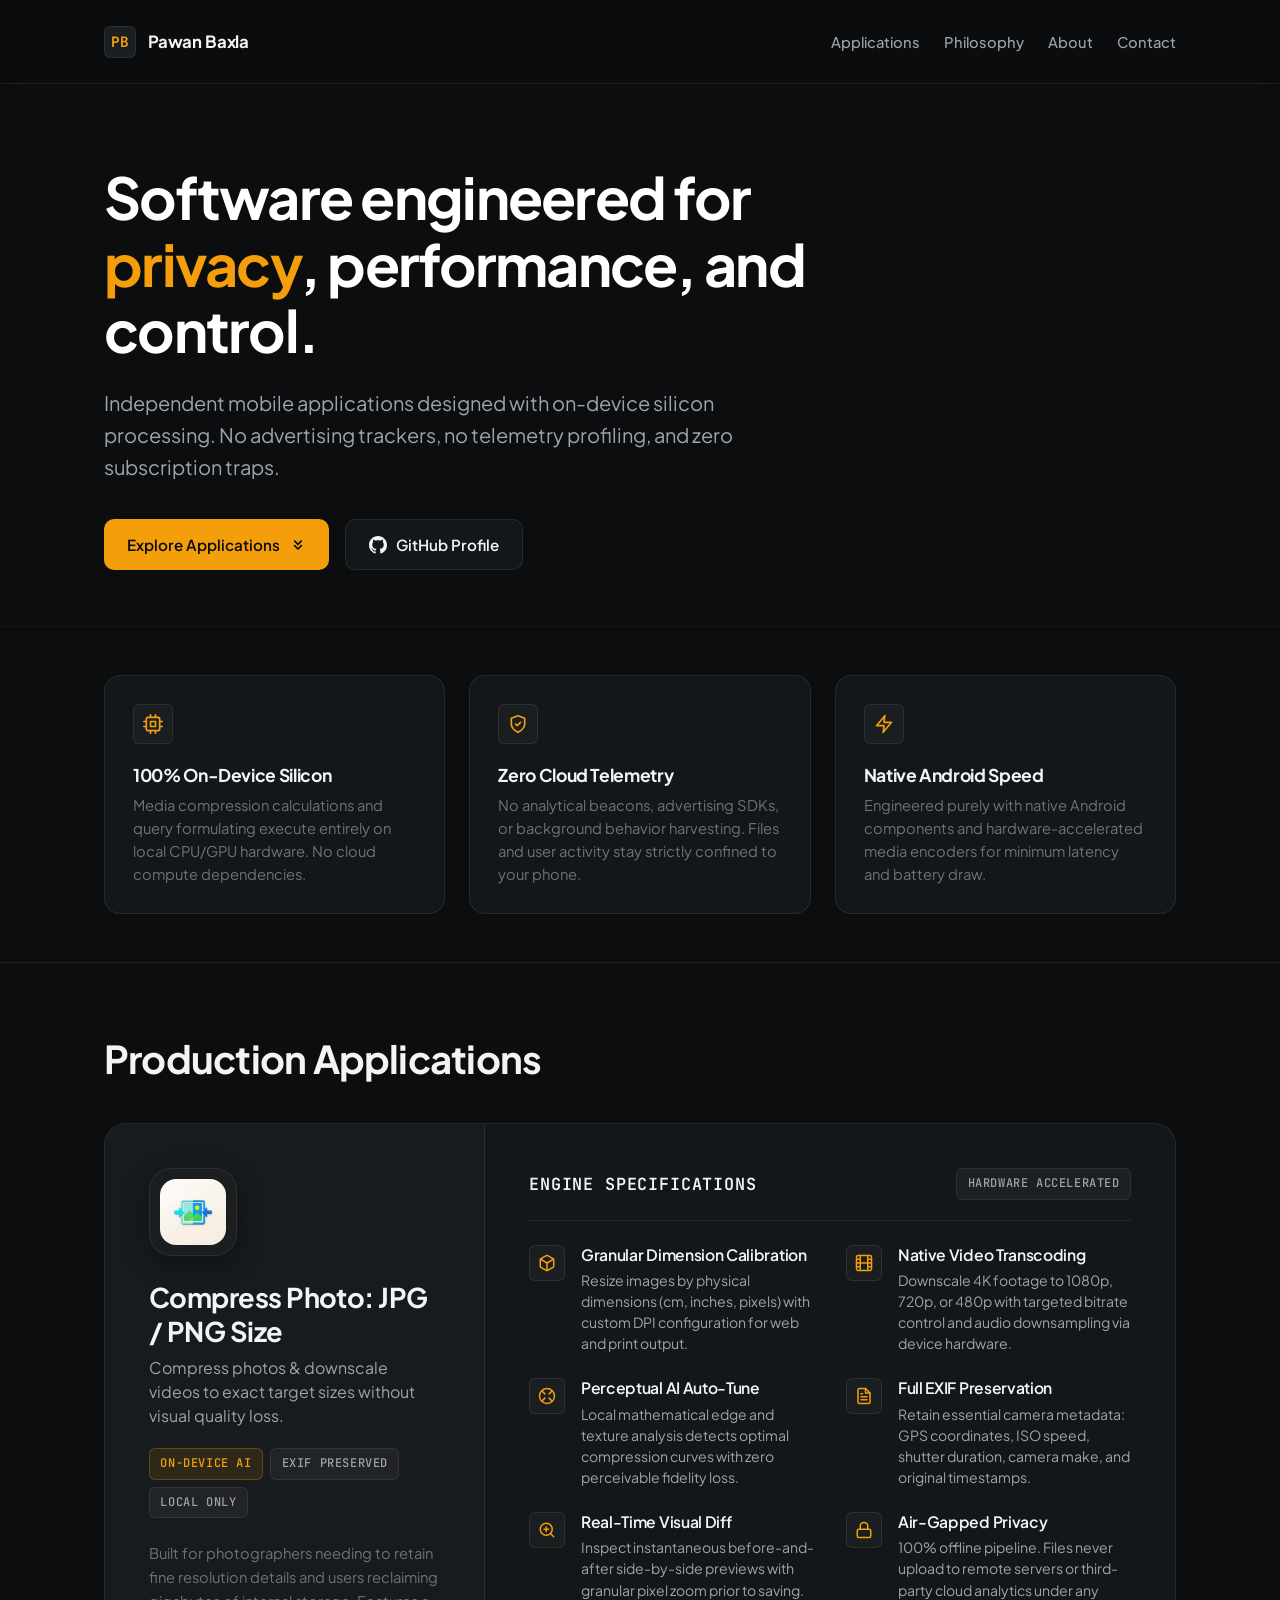
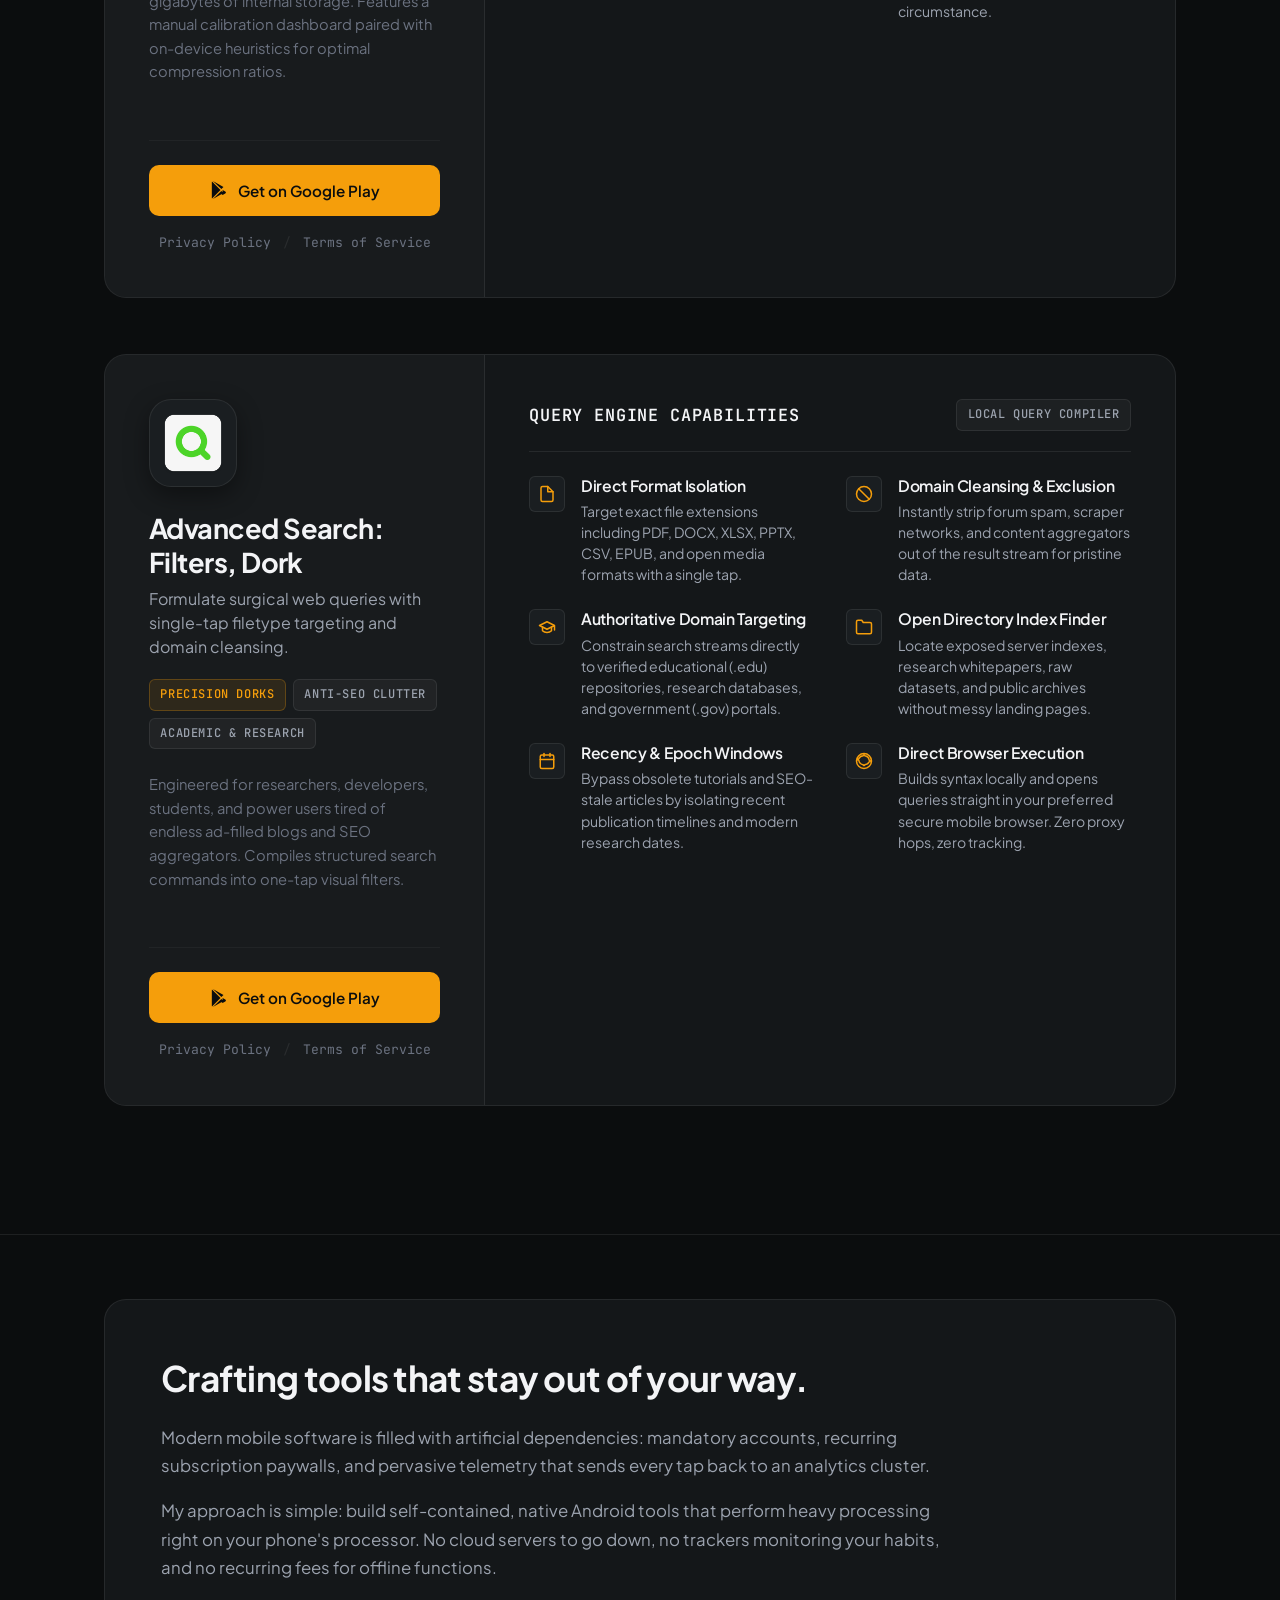
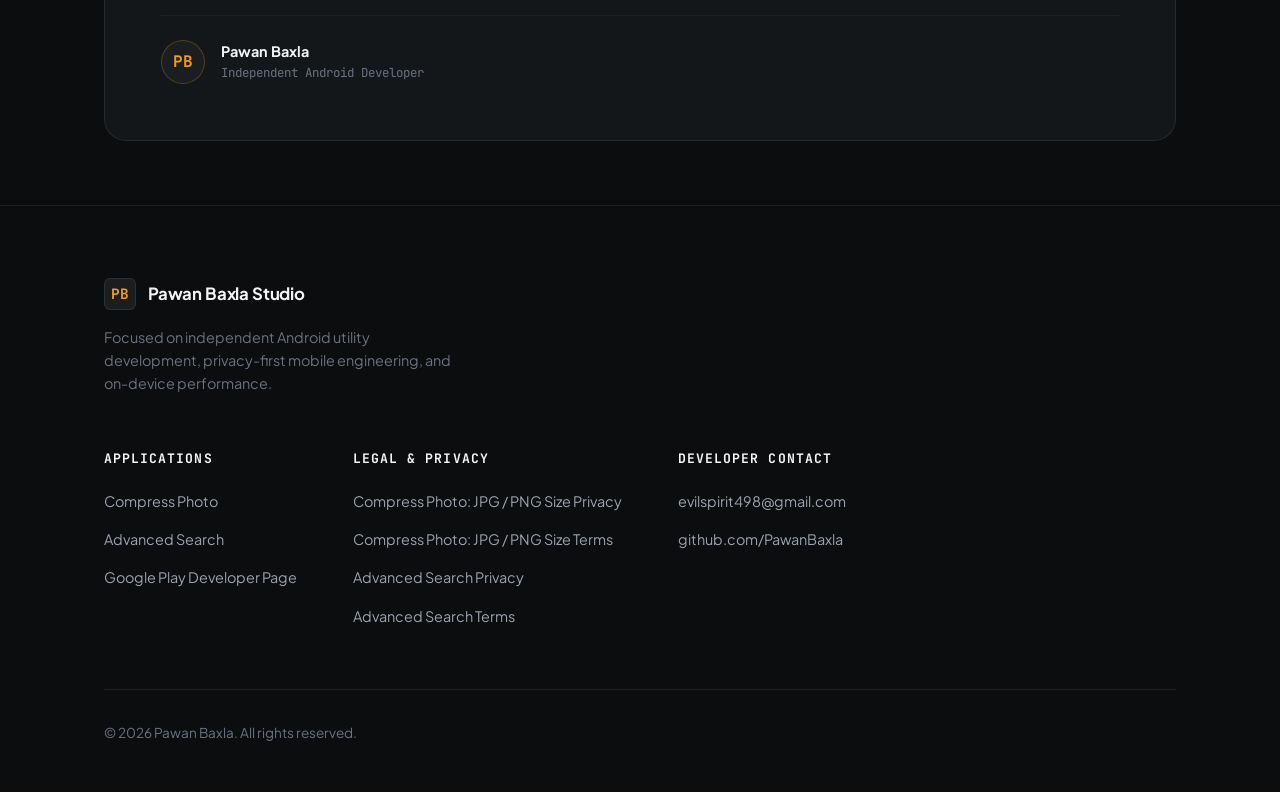
<file: index.html>
<!DOCTYPE html>
<html lang="en">

<head>
    <meta charset="UTF-8">
    <meta name="viewport" content="width=device-width, initial-scale=1.0">
    <title>Pawan Baxla | Independent Android Developer & Studio</title>
    <meta name="description"
        content="Independent native Android utilities built for privacy, performance, and user control. Zero cloud telemetry, 100% on-device processing.">
    <meta name="theme-color" content="#0b0d0e">
    <link rel="icon" type="image/png" href="icon.png">

    <!-- Open Graph / Meta -->
    <meta property="og:type" content="website">
    <meta property="og:title" content="Pawan Baxla | Independent Android Developer & Studio">
    <meta property="og:description"
        content="Independent native Android utilities built for privacy, performance, and user control.">
    <meta property="og:image" content="icon.png">

    <!-- Design System Stylesheet -->
    <link rel="stylesheet" href="styles.css">
</head>

<body>

    <!-- Site Header -->
    <header class="site-header">
        <div class="container">
            <div class="nav-wrap">
                <a href="#" class="brand-link" aria-label="Pawan Baxla Home">
                    <div class="brand-mark">PB</div>
                    <span class="brand-text">Pawan Baxla</span>
                </a>

                <nav class="nav-center" aria-label="Main Navigation">
                    <a href="#apps">Applications</a>
                    <a href="#principles">Philosophy</a>
                    <a href="#about">About</a>
                    <a href="#contact">Contact</a>
                </nav>
            </div>
        </div>
    </header>

    <main>
        <!-- Hero Section -->
        <section class="hero-section">
            <div class="container">
                <div class="hero-content">
                    <h1 class="hero-title">
                        Software engineered for <span class="highlight">privacy</span>, performance, and control.
                    </h1>
                    <p class="hero-desc">
                        Independent mobile applications designed with on-device silicon processing. No advertising
                        trackers, no telemetry profiling, and zero subscription traps.
                    </p>
                    <div class="hero-actions">
                        <a href="#apps" class="btn btn-primary">
                            <span>Explore Applications</span>
                            <svg width="16" height="16" viewBox="0 0 24 24" fill="none" stroke="currentColor"
                                stroke-width="2.5" stroke-linecap="round" stroke-linejoin="round">
                                <path d="M7 13l5 5 5-5M7 6l5 5 5-5" />
                            </svg>
                        </a>
                        <a href="https://github.com/PawanBaxla" target="_blank" rel="noopener noreferrer"
                            class="btn btn-secondary">
                            <svg width="18" height="18" viewBox="0 0 24 24" fill="currentColor">
                                <path
                                    d="M12 0C5.37 0 0 5.37 0 12c0 5.31 3.435 9.795 8.205 11.385.6.105.825-.255.825-.57 0-.285-.015-1.23-.015-2.235-3.015.555-3.795-.735-4.035-1.41-.135-.345-.72-1.41-1.23-1.695-.42-.225-1.02-.78-.015-.795.945-.015 1.62.87 1.845 1.23 1.08 1.815 2.805 1.305 3.495.99.105-.78.42-1.305.765-1.605-2.67-.3-5.46-1.335-5.46-5.925 0-1.305.465-2.385 1.23-3.225-.12-.3-.54-1.53.12-3.18 0 0 1.005-.315 3.3 1.23.96-.27 1.98-.405 3-.405s2.04.135 3 .405c2.295-1.56 3.3-1.23 3.3-1.23.66 1.65.24 2.88.12 3.18.765.84 1.23 1.905 1.23 3.225 0 4.605-2.805 5.625-5.475 5.925.435.375.81 1.095.81 2.22 0 1.605-.015 2.895-.015 3.3 0 .315.225.69.825.57A12.02 12.02 0 0024 12c0-6.63-5.37-12-12-12z" />
                            </svg>
                            <span>GitHub Profile</span>
                        </a>
                    </div>
                </div>
            </div>
        </section>

        <!-- Principles Strip -->
        <section id="principles" class="principles-section">
            <div class="container">
                <div class="principles-grid">
                    <div class="principle-card">
                        <div class="principle-icon-wrap">
                            <svg width="20" height="20" viewBox="0 0 24 24" fill="none" stroke="currentColor"
                                stroke-width="2" stroke-linecap="round" stroke-linejoin="round">
                                <rect x="4" y="4" width="16" height="16" rx="2" />
                                <rect x="9" y="9" width="6" height="6" />
                                <path d="M9 1v3M15 1v3M9 20v3M15 20v3M20 9h3M20 15h3M1 9h3M1 15h3" />
                            </svg>
                        </div>
                        <h3 class="principle-title">100% On-Device Silicon</h3>
                        <p class="principle-desc">Media compression calculations and query formulating execute entirely
                            on local CPU/GPU hardware. No cloud compute dependencies.</p>
                    </div>

                    <div class="principle-card">
                        <div class="principle-icon-wrap">
                            <svg width="20" height="20" viewBox="0 0 24 24" fill="none" stroke="currentColor"
                                stroke-width="2" stroke-linecap="round" stroke-linejoin="round">
                                <path d="M12 22s8-4 8-10V5l-8-3-8 3v7c0 6 8 10 8 10z" />
                                <path d="m9 12 2 2 4-4" />
                            </svg>
                        </div>
                        <h3 class="principle-title">Zero Cloud Telemetry</h3>
                        <p class="principle-desc">No analytical beacons, advertising SDKs, or background behavior
                            harvesting. Files and user activity stay strictly confined to your phone.</p>
                    </div>

                    <div class="principle-card">
                        <div class="principle-icon-wrap">
                            <svg width="20" height="20" viewBox="0 0 24 24" fill="none" stroke="currentColor"
                                stroke-width="2" stroke-linecap="round" stroke-linejoin="round">
                                <path d="M13 2L3 14h9l-1 8 10-12h-9l1-8z" />
                            </svg>
                        </div>
                        <h3 class="principle-title">Native Android Speed</h3>
                        <p class="principle-desc">Engineered purely with native Android components and
                            hardware-accelerated media encoders for minimum latency and battery draw.</p>
                    </div>
                </div>
            </div>
        </section>

        <!-- Applications Showcase -->
        <section id="apps" class="apps-section">
            <div class="container">
                <div class="section-header">
                    <h2 class="section-title">Production Applications</h2>
                </div>

                <!-- ========================================== -->
                <!-- APP 1: Compress Photo: JPG / PNG Size                      -->
                <!-- ========================================== -->
                <article class="app-specsheet" id="compress-photo">
                    <span id="photo-size-reducer" style="display:none;"></span>
                    <!-- Left: Metadata & Download -->
                    <div class="app-meta-col">
                        <div class="app-identity">
                            <div class="app-icon-wrap">
                                <img src="icon.png" alt="Compress Photo: JPG / PNG Size Icon" width="68" height="68">
                            </div>
                            <h2 class="app-title">Compress Photo: JPG / PNG Size</h2>
                            <p class="app-tagline">Compress photos &amp; downscale videos to exact target sizes without
                                visual quality loss.</p>

                            <div class="app-tags-row">
                                <span class="mono-badge">On-Device AI</span>
                                <span class="mono-badge mono-badge-neutral">EXIF Preserved</span>
                                <span class="mono-badge mono-badge-neutral">Local Only</span>
                            </div>

                            <p class="app-narrative">
                                Built for photographers needing to retain fine resolution details and users reclaiming
                                gigabytes of internal storage. Features a manual calibration dashboard paired with
                                on-device heuristics for optimal compression ratios.
                            </p>
                        </div>

                        <div class="app-col-actions">
                            <a href="https://play.google.com/store/apps/details?id=com.aistudio.ultrashrink.xyzwab"
                                target="_blank" rel="noopener noreferrer" class="btn btn-primary"
                                id="play-btn-compress-photo">
                                <svg width="20" height="20" viewBox="0 0 24 24" fill="currentColor">
                                    <path
                                        d="M3.609 1.814L13.792 12 3.61 22.186a2.03 2.03 0 0 1-.22-.936V2.75c0-.348.08-.673.22-.936zm11.24 11.24l2.54 2.54-12.72 7.34 10.18-9.88zm0-2.108L4.67 1.066l12.72 7.34-2.54 2.54zm1.488 1.054l3.19 1.84c1.07.62 1.07 1.63 0 2.25l-3.19 1.84-2.18-2.18 2.18-1.75z" />
                                </svg>
                                <span>Get on Google Play</span>
                            </a>
                            <div class="app-legal-row">
                                <a href="PrivacyPolicy.html">Privacy Policy</a>
                                <span>/</span>
                                <a href="TermsOfService.html">Terms of Service</a>
                            </div>
                        </div>
                    </div>

                    <!-- Right: Technical Specification Breakdown -->
                    <div class="app-specs-col">
                        <div class="specs-header">
                            <h3>Engine Specifications</h3>
                            <span class="mono-badge mono-badge-neutral">Hardware Accelerated</span>
                        </div>

                        <div class="specs-grid">
                            <div class="spec-item">
                                <div class="spec-icon">
                                    <svg width="18" height="18" viewBox="0 0 24 24" fill="none" stroke="currentColor"
                                        stroke-width="2" stroke-linecap="round" stroke-linejoin="round">
                                        <path
                                            d="M21 16V8a2 2 0 0 0-1-1.73l-7-4a2 2 0 0 0-2 0l-7 4A2 2 0 0 0 3 8v8a2 2 0 0 0 1 1.73l7 4a2 2 0 0 0 2 0l7-4A2 2 0 0 0 21 16z" />
                                        <polyline points="3.27 6.96 12 12.01 20.73 6.96" />
                                        <line x1="12" y1="22.08" x2="12" y2="12" />
                                    </svg>
                                </div>
                                <div class="spec-content">
                                    <h4>Granular Dimension Calibration</h4>
                                    <p>Resize images by physical dimensions (cm, inches, pixels) with custom DPI
                                        configuration for web and print output.</p>
                                </div>
                            </div>

                            <div class="spec-item">
                                <div class="spec-icon">
                                    <svg width="18" height="18" viewBox="0 0 24 24" fill="none" stroke="currentColor"
                                        stroke-width="2" stroke-linecap="round" stroke-linejoin="round">
                                        <rect x="2" y="2" width="20" height="20" rx="2.18" ry="2.18" />
                                        <line x1="7" y1="2" x2="7" y2="22" />
                                        <line x1="17" y1="2" x2="17" y2="22" />
                                        <line x1="2" y1="12" x2="22" y2="12" />
                                        <line x1="2" y1="7" x2="7" y2="7" />
                                        <line x1="2" y1="17" x2="7" y2="17" />
                                        <line x1="17" y1="17" x2="22" y2="17" />
                                        <line x1="17" y1="7" x2="22" y2="7" />
                                    </svg>
                                </div>
                                <div class="spec-content">
                                    <h4>Native Video Transcoding</h4>
                                    <p>Downscale 4K footage to 1080p, 720p, or 480p with targeted bitrate control and
                                        audio downsampling via device hardware.</p>
                                </div>
                            </div>

                            <div class="spec-item">
                                <div class="spec-icon">
                                    <svg width="18" height="18" viewBox="0 0 24 24" fill="none" stroke="currentColor"
                                        stroke-width="2" stroke-linecap="round" stroke-linejoin="round">
                                        <circle cx="12" cy="12" r="10" />
                                        <path d="m4.93 4.93 4.24 4.24" />
                                        <path d="m14.83 9.17 4.24-4.24" />
                                        <path d="m14.83 14.83 4.24 4.24" />
                                        <path d="m9.17 14.83-4.24 4.24" />
                                    </svg>
                                </div>
                                <div class="spec-content">
                                    <h4>Perceptual AI Auto-Tune</h4>
                                    <p>Local mathematical edge and texture analysis detects optimal compression curves
                                        with zero perceivable fidelity loss.</p>
                                </div>
                            </div>

                            <div class="spec-item">
                                <div class="spec-icon">
                                    <svg width="18" height="18" viewBox="0 0 24 24" fill="none" stroke="currentColor"
                                        stroke-width="2" stroke-linecap="round" stroke-linejoin="round">
                                        <path d="M14 2H6a2 2 0 0 0-2 2v16a2 2 0 0 0 2 2h12a2 2 0 0 0 2-2V8z" />
                                        <polyline points="14 2 14 8 20 8" />
                                        <line x1="16" y1="13" x2="8" y2="13" />
                                        <line x1="16" y1="17" x2="8" y2="17" />
                                        <polyline points="10 9 9 9 8 9" />
                                    </svg>
                                </div>
                                <div class="spec-content">
                                    <h4>Full EXIF Preservation</h4>
                                    <p>Retain essential camera metadata: GPS coordinates, ISO speed, shutter duration,
                                        camera make, and original timestamps.</p>
                                </div>
                            </div>

                            <div class="spec-item">
                                <div class="spec-icon">
                                    <svg width="18" height="18" viewBox="0 0 24 24" fill="none" stroke="currentColor"
                                        stroke-width="2" stroke-linecap="round" stroke-linejoin="round">
                                        <circle cx="11" cy="11" r="8" />
                                        <line x1="21" y1="21" x2="16.65" y2="16.65" />
                                        <line x1="11" y1="8" x2="11" y2="14" />
                                        <line x1="8" y1="11" x2="14" y2="11" />
                                    </svg>
                                </div>
                                <div class="spec-content">
                                    <h4>Real-Time Visual Diff</h4>
                                    <p>Inspect instantaneous before-and-after side-by-side previews with granular pixel
                                        zoom prior to saving.</p>
                                </div>
                            </div>

                            <div class="spec-item">
                                <div class="spec-icon">
                                    <svg width="18" height="18" viewBox="0 0 24 24" fill="none" stroke="currentColor"
                                        stroke-width="2" stroke-linecap="round" stroke-linejoin="round">
                                        <rect x="3" y="11" width="18" height="11" rx="2" ry="2" />
                                        <path d="M7 11V7a5 5 0 0 1 10 0v4" />
                                    </svg>
                                </div>
                                <div class="spec-content">
                                    <h4>Air-Gapped Privacy</h4>
                                    <p>100% offline pipeline. Files never upload to remote servers or third-party cloud
                                        analytics under any circumstance.</p>
                                </div>
                            </div>
                        </div>
                    </div>
                </article>

                <!-- ========================================== -->
                <!-- APP 2: Advanced Search: Filters, Dork        -->
                <!-- ========================================== -->
                <article class="app-specsheet" id="advanced-search">
                    <!-- Left: Metadata & Download -->
                    <div class="app-meta-col">
                        <div class="app-identity">
                            <div class="app-icon-wrap">
                                <img src="Advanced Search icon.png" alt="Advanced Search Icon" width="68" height="68">
                            </div>
                            <h2 class="app-title">Advanced Search: Filters, Dork</h2>
                            <p class="app-tagline">Formulate surgical web queries with single-tap filetype targeting and
                                domain cleansing.</p>

                            <div class="app-tags-row">
                                <span class="mono-badge">Precision Dorks</span>
                                <span class="mono-badge mono-badge-neutral">Anti-SEO Clutter</span>
                                <span class="mono-badge mono-badge-neutral">Academic &amp; Research</span>
                            </div>

                            <p class="app-narrative">
                                Engineered for researchers, developers, students, and power users tired of endless
                                ad-filled blogs and SEO aggregators. Compiles structured search commands into one-tap
                                visual filters.
                            </p>
                        </div>

                        <div class="app-col-actions">
                            <a href="https://play.google.com/store/apps/details?id=com.pawanbaxla.advancedsearch"
                                target="_blank" rel="noopener noreferrer" class="btn btn-primary"
                                id="play-btn-adv-search">
                                <svg width="20" height="20" viewBox="0 0 24 24" fill="currentColor">
                                    <path
                                        d="M3.609 1.814L13.792 12 3.61 22.186a2.03 2.03 0 0 1-.22-.936V2.75c0-.348.08-.673.22-.936zm11.24 11.24l2.54 2.54-12.72 7.34 10.18-9.88zm0-2.108L4.67 1.066l12.72 7.34-2.54 2.54zm1.488 1.054l3.19 1.84c1.07.62 1.07 1.63 0 2.25l-3.19 1.84-2.18-2.18 2.18-1.75z" />
                                </svg>
                                <span>Get on Google Play</span>
                            </a>
                            <div class="app-legal-row">
                                <a href="AdvancedSearchPrivacyPolicy.html">Privacy Policy</a>
                                <span>/</span>
                                <a href="AdvancedSearchTermsOfService.html">Terms of Service</a>
                            </div>
                        </div>
                    </div>

                    <!-- Right: Technical Specification Breakdown -->
                    <div class="app-specs-col">
                        <div class="specs-header">
                            <h3>Query Engine Capabilities</h3>
                            <span class="mono-badge mono-badge-neutral">Local Query Compiler</span>
                        </div>

                        <div class="specs-grid">
                            <div class="spec-item">
                                <div class="spec-icon">
                                    <svg width="18" height="18" viewBox="0 0 24 24" fill="none" stroke="currentColor"
                                        stroke-width="2" stroke-linecap="round" stroke-linejoin="round">
                                        <path d="M13 2H6a2 2 0 0 0-2 2v16a2 2 0 0 0 2 2h12a2 2 0 0 0 2-2V9z" />
                                        <polyline points="13 2 13 9 20 9" />
                                    </svg>
                                </div>
                                <div class="spec-content">
                                    <h4>Direct Format Isolation</h4>
                                    <p>Target exact file extensions including PDF, DOCX, XLSX, PPTX, CSV, EPUB, and open
                                        media formats with a single tap.</p>
                                </div>
                            </div>

                            <div class="spec-item">
                                <div class="spec-icon">
                                    <svg width="18" height="18" viewBox="0 0 24 24" fill="none" stroke="currentColor"
                                        stroke-width="2" stroke-linecap="round" stroke-linejoin="round">
                                        <circle cx="12" cy="12" r="10" />
                                        <line x1="4.93" y1="4.93" x2="19.07" y2="19.07" />
                                    </svg>
                                </div>
                                <div class="spec-content">
                                    <h4>Domain Cleansing &amp; Exclusion</h4>
                                    <p>Instantly strip forum spam, scraper networks, and content aggregators out of the
                                        result stream for pristine data.</p>
                                </div>
                            </div>

                            <div class="spec-item">
                                <div class="spec-icon">
                                    <svg width="18" height="18" viewBox="0 0 24 24" fill="none" stroke="currentColor"
                                        stroke-width="2" stroke-linecap="round" stroke-linejoin="round">
                                        <path d="M22 10v6M2 10l10-5 10 5-10 5z" />
                                        <path d="M6 12v5c3 3 9 3 12 0v-5" />
                                    </svg>
                                </div>
                                <div class="spec-content">
                                    <h4>Authoritative Domain Targeting</h4>
                                    <p>Constrain search streams directly to verified educational (.edu) repositories,
                                        research databases, and government (.gov) portals.</p>
                                </div>
                            </div>

                            <div class="spec-item">
                                <div class="spec-icon">
                                    <svg width="18" height="18" viewBox="0 0 24 24" fill="none" stroke="currentColor"
                                        stroke-width="2" stroke-linecap="round" stroke-linejoin="round">
                                        <path
                                            d="M22 19a2 2 0 0 1-2 2H4a2 2 0 0 1-2-2V5a2 2 0 0 1 2-2h5l2 3h9a2 2 0 0 1 2 2z" />
                                    </svg>
                                </div>
                                <div class="spec-content">
                                    <h4>Open Directory Index Finder</h4>
                                    <p>Locate exposed server indexes, research whitepapers, raw datasets, and public
                                        archives without messy landing pages.</p>
                                </div>
                            </div>

                            <div class="spec-item">
                                <div class="spec-icon">
                                    <svg width="18" height="18" viewBox="0 0 24 24" fill="none" stroke="currentColor"
                                        stroke-width="2" stroke-linecap="round" stroke-linejoin="round">
                                        <rect x="3" y="4" width="18" height="18" rx="2" ry="2" />
                                        <line x1="16" y1="2" x2="16" y2="6" />
                                        <line x1="8" y1="2" x2="8" y2="6" />
                                        <line x1="3" y1="10" x2="21" y2="10" />
                                    </svg>
                                </div>
                                <div class="spec-content">
                                    <h4>Recency &amp; Epoch Windows</h4>
                                    <p>Bypass obsolete tutorials and SEO-stale articles by isolating recent publication
                                        timelines and modern research dates.</p>
                                </div>
                            </div>

                            <div class="spec-item">
                                <div class="spec-icon">
                                    <svg width="18" height="18" viewBox="0 0 24 24" fill="none" stroke="currentColor"
                                        stroke-width="2" stroke-linecap="round" stroke-linejoin="round">
                                        <path
                                            d="M12 2a10 10 0 1 0 10 10A10 10 0 0 0 12 2zm1 14.93V17a1 1 0 0 1-2 0v-.07A7 7 0 0 1 5.07 11H5a1 1 0 0 1 0-2h.07A7 7 0 0 1 11 5.07V5a1 1 0 0 1 2 0v.07A7 7 0 0 1 18.93 11H19a1 1 0 0 1 0 2h-.07A7 7 0 0 1 13 16.93z" />
                                    </svg>
                                </div>
                                <div class="spec-content">
                                    <h4>Direct Browser Execution</h4>
                                    <p>Builds syntax locally and opens queries straight in your preferred secure mobile
                                        browser. Zero proxy hops, zero tracking.</p>
                                </div>
                            </div>
                        </div>
                    </div>
                </article>
            </div>
        </section>

        <!-- Studio Manifesto / About Section -->
        <section id="about" class="manifesto-section">
            <div class="container">
                <div class="manifesto-box">
                    <h2 class="manifesto-title">Crafting tools that stay out of your way.</h2>
                    <div class="manifesto-body">
                        <p>
                            Modern mobile software is filled with artificial dependencies: mandatory accounts, recurring
                            subscription paywalls, and pervasive telemetry that sends every tap back to an analytics
                            cluster.
                        </p>
                        <p>
                            My approach is simple: build self-contained, native Android tools that perform heavy
                            processing right on your phone's processor. No cloud servers to go down, no trackers
                            monitoring your habits, and no recurring fees for offline functions.
                        </p>
                    </div>

                    <div class="maker-signature">
                        <div class="maker-avatar">PB</div>
                        <div class="maker-info">
                            <div class="maker-name">Pawan Baxla</div>
                            <div class="maker-role">Independent Android Developer</div>
                        </div>
                    </div>
                </div>
            </div>
        </section>
    </main>

    <!-- Site Footer & Contact -->
    <footer id="contact" class="site-footer">
        <div class="container">
            <div class="footer-top">
                <div class="footer-brand">
                    <a href="#" class="brand-link">
                        <div class="brand-mark">PB</div>
                        <span class="brand-text">Pawan Baxla Studio</span>
                    </a>
                    <p>
                        Focused on independent Android utility development, privacy-first mobile engineering, and
                        on-device performance.
                    </p>
                </div>

                <div class="footer-links-group">
                    <div class="footer-col">
                        <h4>Applications</h4>
                        <ul>
                            <li><a href="#compress-photo">Compress Photo</a></li>
                            <li><a href="#advanced-search">Advanced Search</a></li>
                            <li><a href="https://play.google.com/store/apps/developer?id=Pawan+Baxla" target="_blank"
                                    rel="noopener noreferrer">Google Play Developer Page</a></li>
                        </ul>
                    </div>

                    <div class="footer-col">
                        <h4>Legal &amp; Privacy</h4>
                        <ul>
                            <li><a href="PrivacyPolicy.html">Compress Photo: JPG / PNG Size Privacy</a></li>
                            <li><a href="TermsOfService.html">Compress Photo: JPG / PNG Size Terms</a></li>
                            <li><a href="AdvancedSearchPrivacyPolicy.html">Advanced Search Privacy</a></li>
                            <li><a href="AdvancedSearchTermsOfService.html">Advanced Search Terms</a></li>
                        </ul>
                    </div>

                    <div class="footer-col">
                        <h4>Developer Contact</h4>
                        <ul>
                            <li><a href="mailto:evilspirit498@gmail.com">evilspirit498@gmail.com</a></li>
                            <li><a href="https://github.com/PawanBaxla" target="_blank"
                                    rel="noopener noreferrer">github.com/PawanBaxla</a></li>
                        </ul>
                    </div>
                </div>
            </div>

            <div class="footer-bottom">
                <div>&copy; 2026 Pawan Baxla. All rights reserved.</div>
            </div>
        </div>
    </footer>

</body>

</html>
</file>
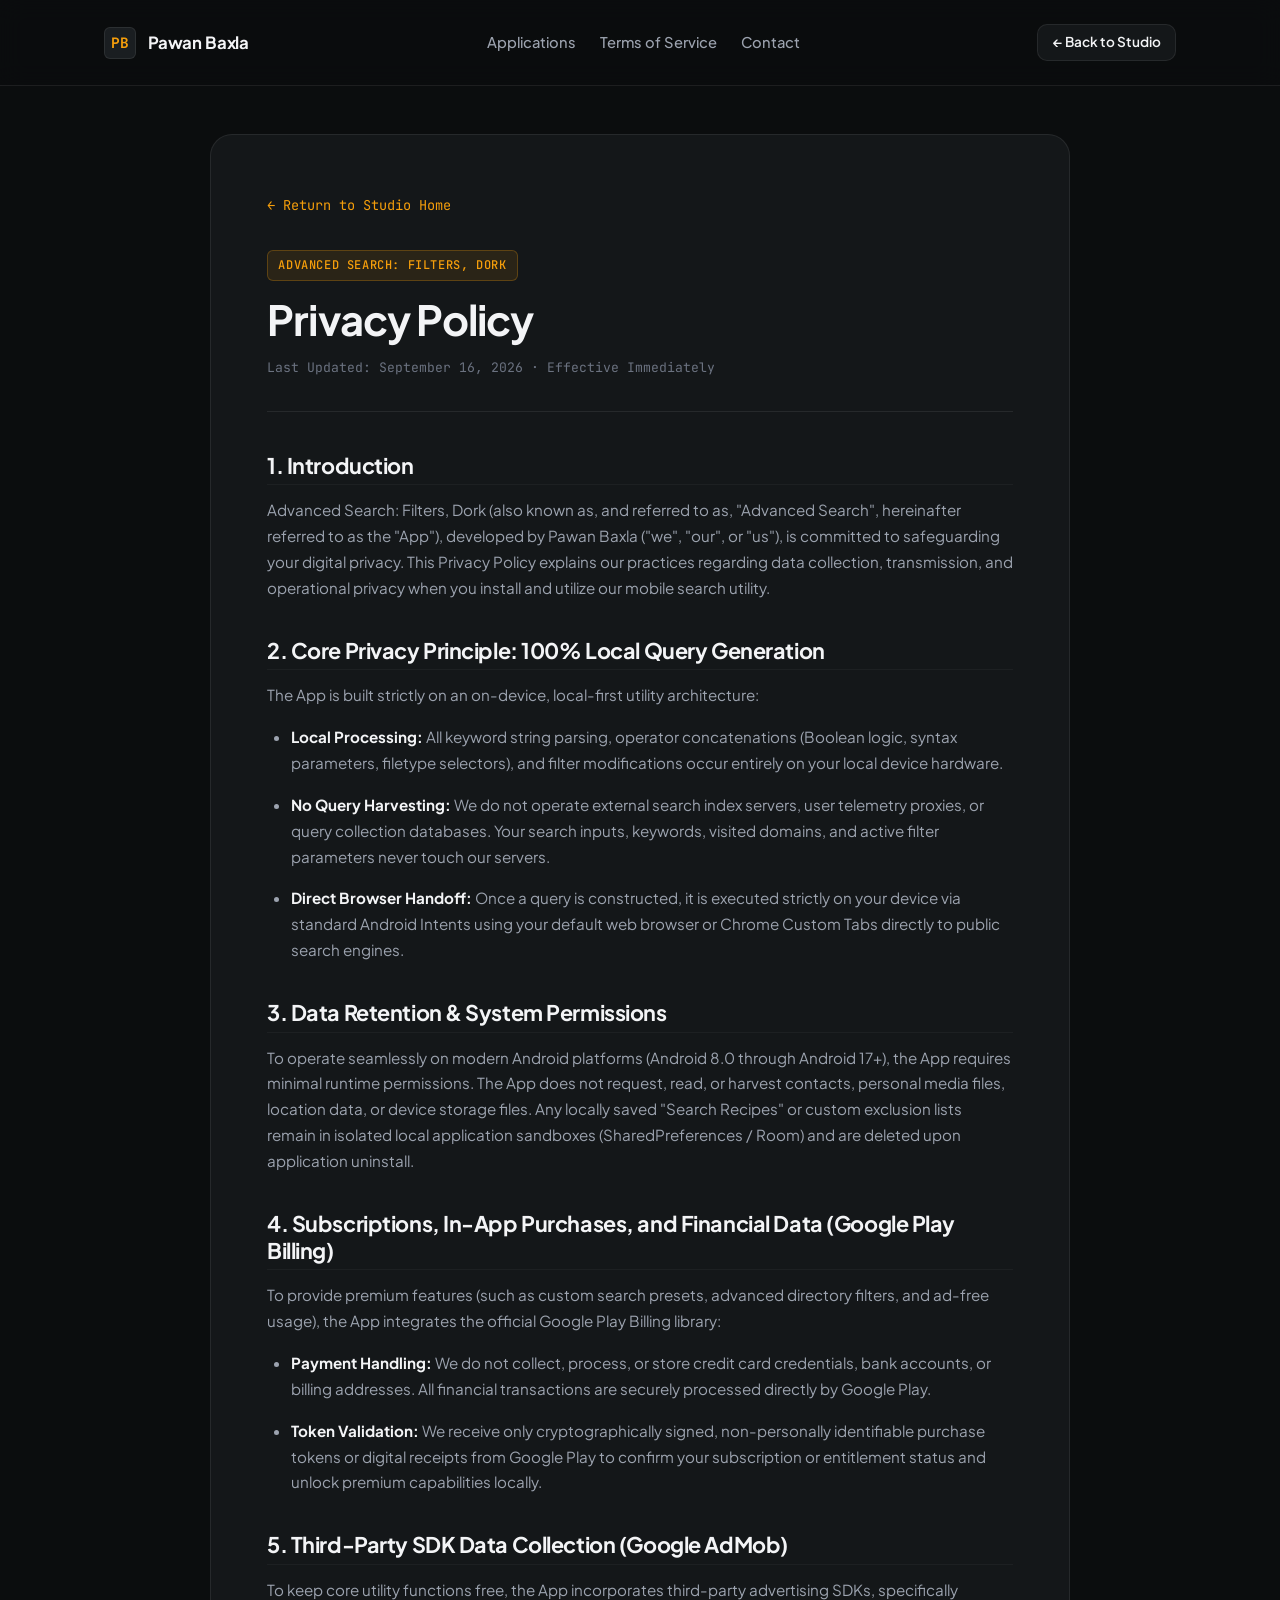
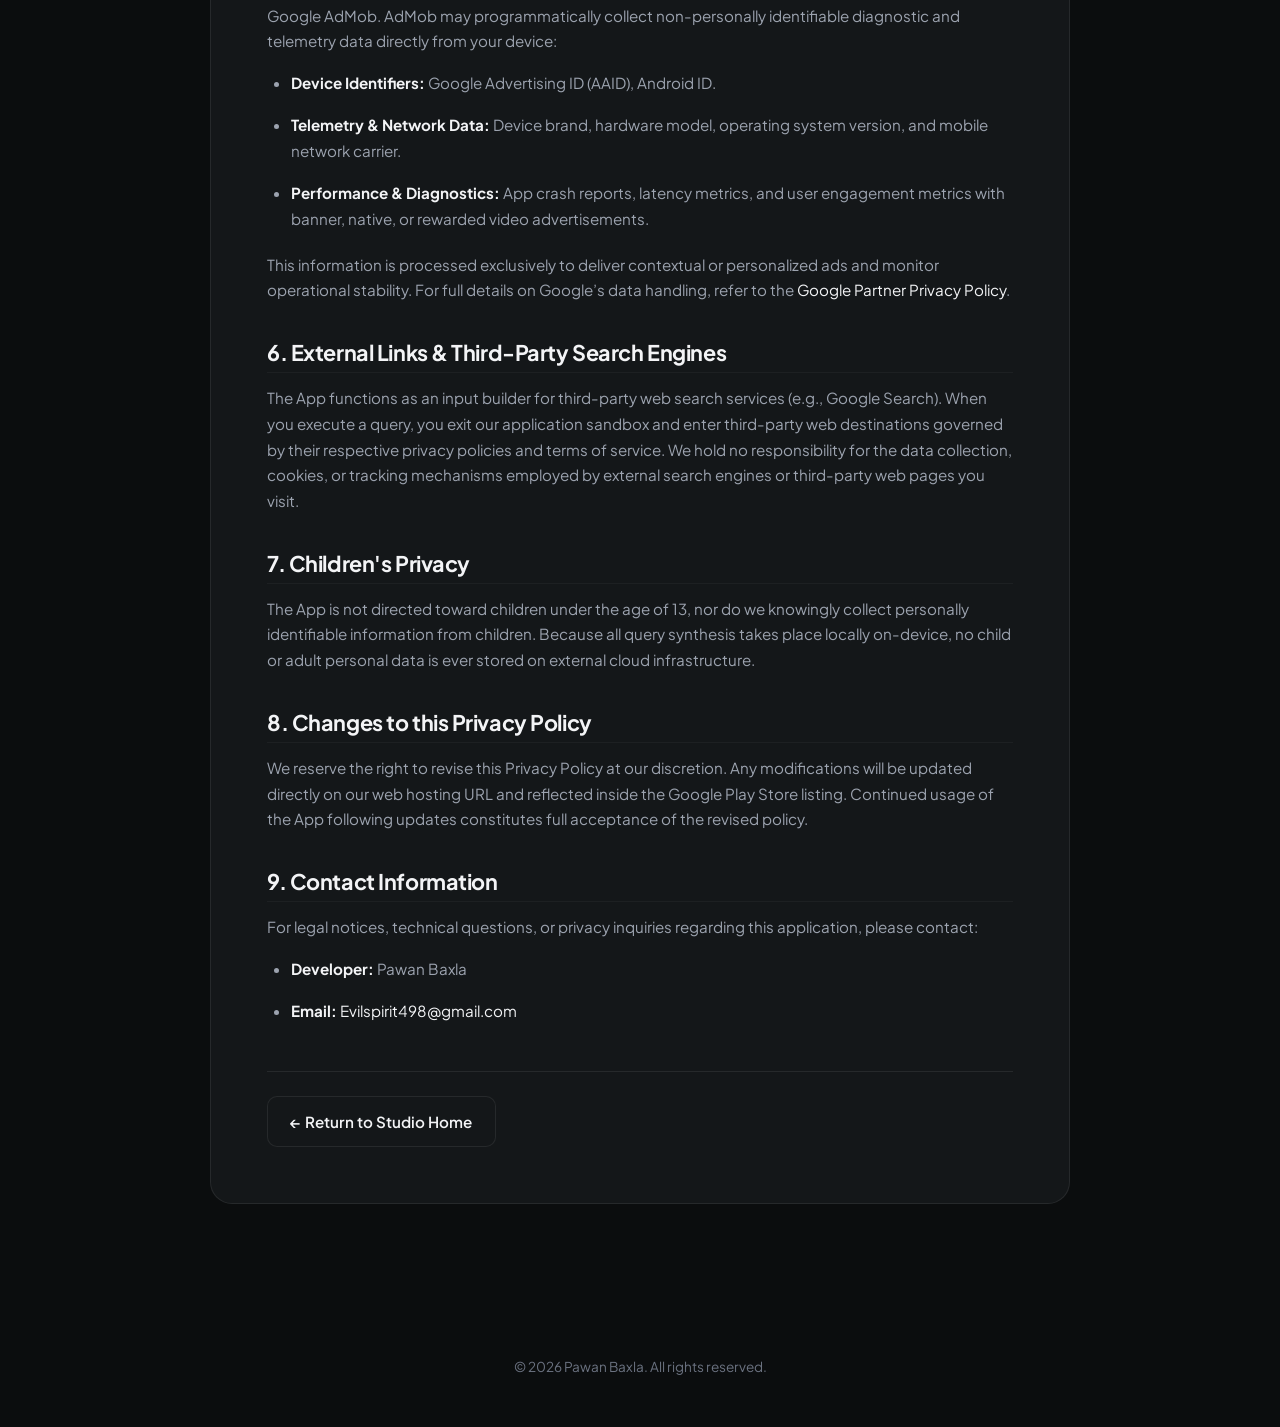
<file: AdvancedSearchPrivacyPolicy.html>
<!DOCTYPE html>
<html lang="en">

<head>
    <meta charset="UTF-8">
    <meta name="viewport" content="width=device-width, initial-scale=1.0">
    <title>Privacy Policy | Advanced Search | Pawan Baxla Studio</title>
    <meta name="theme-color" content="#0b0d0e">
    <link rel="icon" type="image/png" href="Advanced Search icon.png">
    <link rel="stylesheet" href="styles.css">
</head>

<body>

    <!-- Header -->
    <header class="site-header">
        <div class="container">
            <div class="nav-wrap">
                <a href="index.html" class="brand-link">
                    <div class="brand-mark">PB</div>
                    <span class="brand-text">Pawan Baxla</span>
                </a>

                <nav class="nav-center">
                    <a href="index.html#apps">Applications</a>
                    <a href="AdvancedSearchTermsOfService.html">Terms of Service</a>
                    <a href="index.html#contact">Contact</a>
                </nav>

                <div class="nav-right">
                    <a href="index.html" class="btn btn-secondary" style="padding: 0.4rem 0.9rem; font-size: 0.85rem;">
                        <span>&larr; Back to Studio</span>
                    </a>
                </div>
            </div>
        </div>
    </header>

    <main class="container">
        <article class="legal-document-view">
            <div class="legal-back-nav">
                <a href="index.html">&larr; Return to Studio Home</a>
            </div>

            <div class="legal-header">
                <div style="margin-bottom: 0.75rem;">
                    <span class="mono-badge">Advanced Search: Filters, Dork</span>
                </div>
                <h1>Privacy Policy</h1>
                <div class="legal-meta">Last Updated: September 16, 2026 · Effective Immediately</div>
            </div>

            <div class="legal-body">
                <h2>1. Introduction</h2>
                <p>Advanced Search: Filters, Dork (also known as, and referred to as, "Advanced Search", hereinafter
                    referred to as the "App"), developed by Pawan Baxla ("we", "our", or "us"), is committed to
                    safeguarding your digital privacy. This Privacy Policy explains our practices regarding data
                    collection, transmission, and operational privacy when you install and utilize our mobile search
                    utility.</p>

                <h2>2. Core Privacy Principle: 100% Local Query Generation</h2>
                <p>The App is built strictly on an on-device, local-first utility architecture:</p>
                <ul>
                    <li><strong>Local Processing:</strong> All keyword string parsing, operator concatenations (Boolean
                        logic, syntax parameters, filetype selectors), and filter modifications occur entirely on your
                        local device hardware.</li>
                    <li><strong>No Query Harvesting:</strong> We do not operate external search index servers, user
                        telemetry proxies, or query collection databases. Your search inputs, keywords, visited domains,
                        and active filter parameters never touch our servers.</li>
                    <li><strong>Direct Browser Handoff:</strong> Once a query is constructed, it is executed strictly on
                        your device via standard Android Intents using your default web browser or Chrome Custom Tabs
                        directly to public search engines.</li>
                </ul>

                <h2>3. Data Retention &amp; System Permissions</h2>
                <p>To operate seamlessly on modern Android platforms (Android 8.0 through Android 17+), the App requires
                    minimal runtime permissions. The App does not request, read, or harvest contacts, personal media
                    files, location data, or device storage files. Any locally saved "Search Recipes" or custom
                    exclusion lists remain in isolated local application sandboxes (SharedPreferences / Room) and are
                    deleted upon application uninstall.</p>

                <h2>4. Subscriptions, In-App Purchases, and Financial Data (Google Play Billing)</h2>
                <p>To provide premium features (such as custom search presets, advanced directory filters, and ad-free
                    usage), the App integrates the official Google Play Billing library:</p>
                <ul>
                    <li><strong>Payment Handling:</strong> We do not collect, process, or store credit card credentials,
                        bank accounts, or billing addresses. All financial transactions are securely processed directly
                        by Google Play.</li>
                    <li><strong>Token Validation:</strong> We receive only cryptographically signed, non-personally
                        identifiable purchase tokens or digital receipts from Google Play to confirm your subscription
                        or entitlement status and unlock premium capabilities locally.</li>
                </ul>

                <h2>5. Third-Party SDK Data Collection (Google AdMob)</h2>
                <p>To keep core utility functions free, the App incorporates third-party advertising SDKs, specifically
                    Google AdMob. AdMob may programmatically collect non-personally identifiable diagnostic and
                    telemetry data directly from your device:</p>
                <ul>
                    <li><strong>Device Identifiers:</strong> Google Advertising ID (AAID), Android ID.</li>
                    <li><strong>Telemetry &amp; Network Data:</strong> Device brand, hardware model, operating system
                        version, and mobile network carrier.</li>
                    <li><strong>Performance &amp; Diagnostics:</strong> App crash reports, latency metrics, and user
                        engagement metrics with banner, native, or rewarded video advertisements.</li>
                </ul>
                <p>This information is processed exclusively to deliver contextual or personalized ads and monitor
                    operational stability. For full details on Google’s data handling, refer to the <a
                        href="https://policies.google.com/technologies/partner-sites" target="_blank"
                        rel="noopener noreferrer">Google Partner Privacy Policy</a>.</p>

                <h2>6. External Links &amp; Third-Party Search Engines</h2>
                <p>The App functions as an input builder for third-party web search services (e.g., Google Search). When
                    you execute a query, you exit our application sandbox and enter third-party web destinations
                    governed by their respective privacy policies and terms of service. We hold no responsibility for
                    the data collection, cookies, or tracking mechanisms employed by external search engines or
                    third-party web pages you visit.</p>

                <h2>7. Children's Privacy</h2>
                <p>The App is not directed toward children under the age of 13, nor do we knowingly collect personally
                    identifiable information from children. Because all query synthesis takes place locally on-device,
                    no child or adult personal data is ever stored on external cloud infrastructure.</p>

                <h2>8. Changes to this Privacy Policy</h2>
                <p>We reserve the right to revise this Privacy Policy at our discretion. Any modifications will be
                    updated directly on our web hosting URL and reflected inside the Google Play Store listing.
                    Continued usage of the App following updates constitutes full acceptance of the revised policy.</p>

                <h2>9. Contact Information</h2>
                <p>For legal notices, technical questions, or privacy inquiries regarding this application, please
                    contact:</p>
                <ul>
                    <li><strong>Developer:</strong> Pawan Baxla</li>
                    <li><strong>Email:</strong> <a href="mailto:Evilspirit498@gmail.com">Evilspirit498@gmail.com</a>
                    </li>
                </ul>
            </div>

            <div style="margin-top: 3rem; padding-top: 1.5rem; border-top: 1px solid var(--border);">
                <a href="index.html" class="btn btn-secondary">&larr; Return to Studio Home</a>
            </div>
        </article>
    </main>

    <footer class="site-footer">
        <div class="container" style="text-align: center; color: var(--text-muted); font-size: 0.85rem;">
            &copy; 2026 Pawan Baxla. All rights reserved.
        </div>
    </footer>

</body>

</html>
</file>
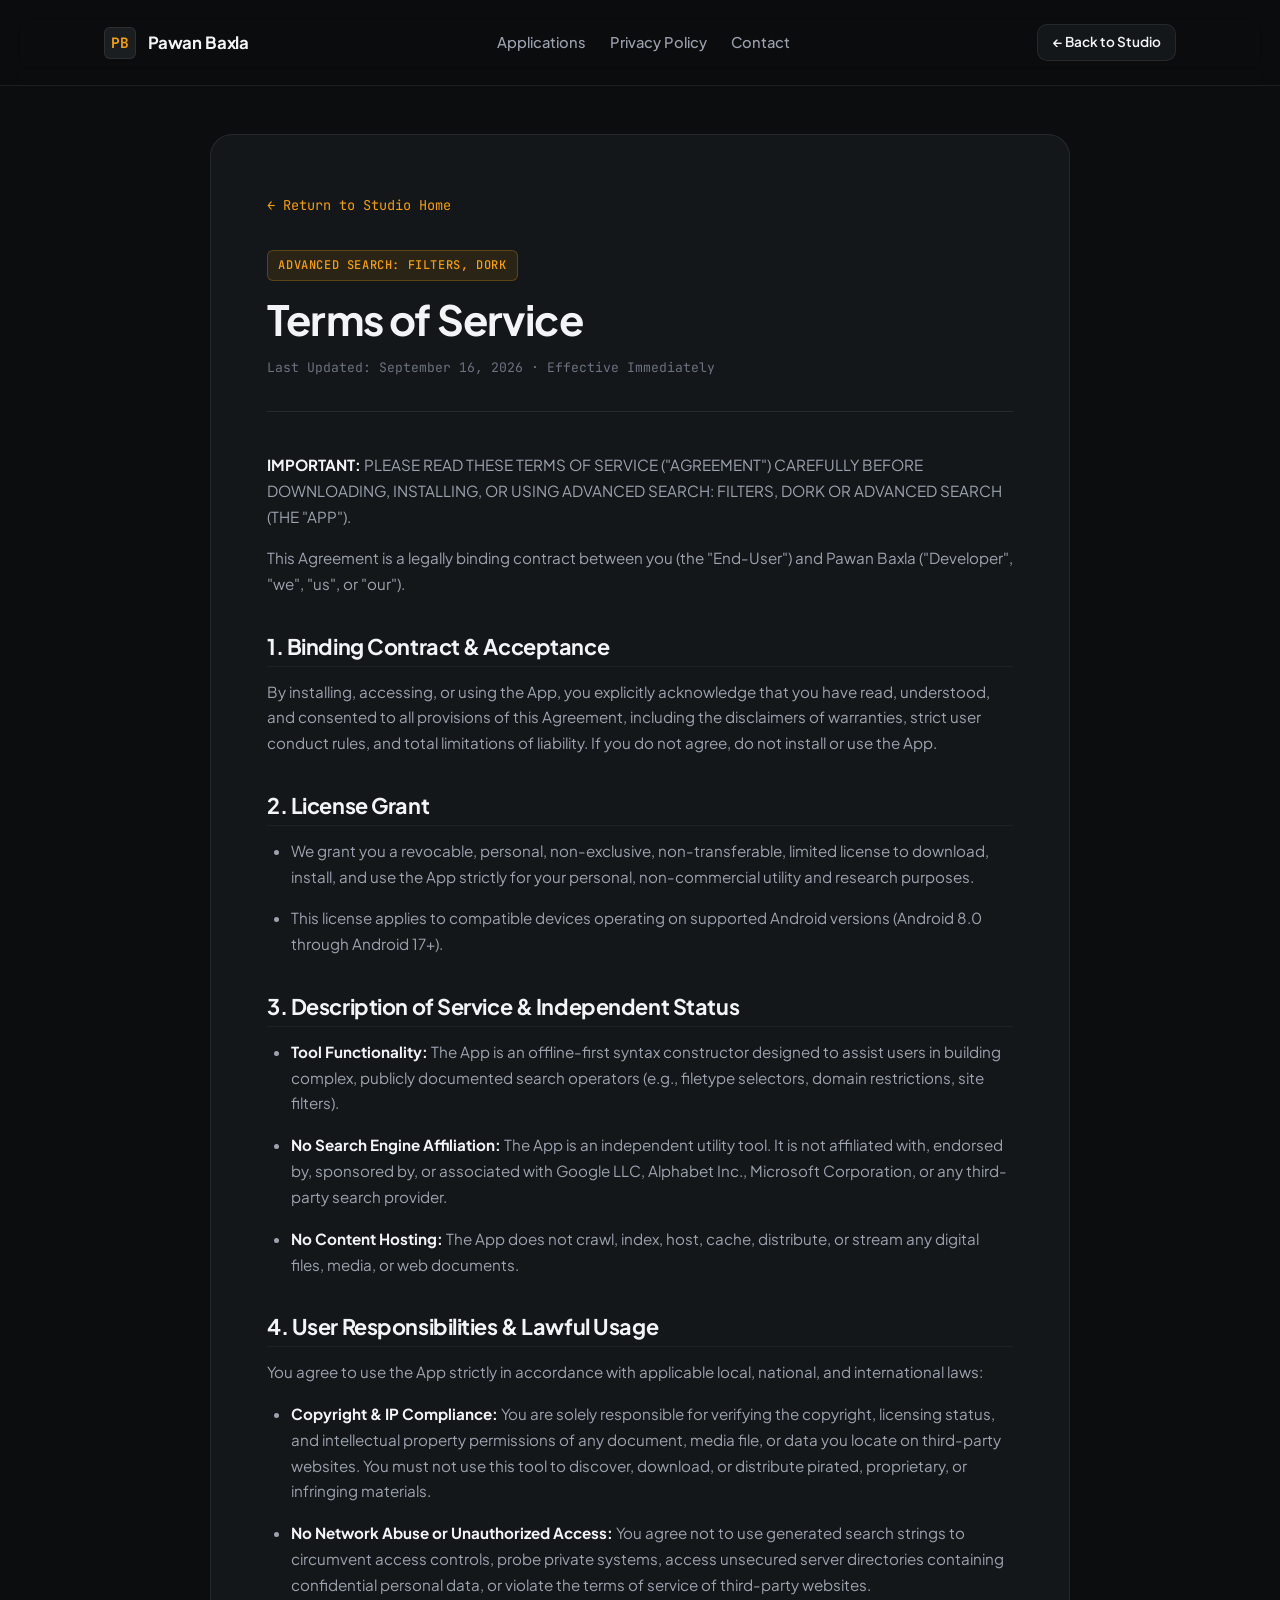
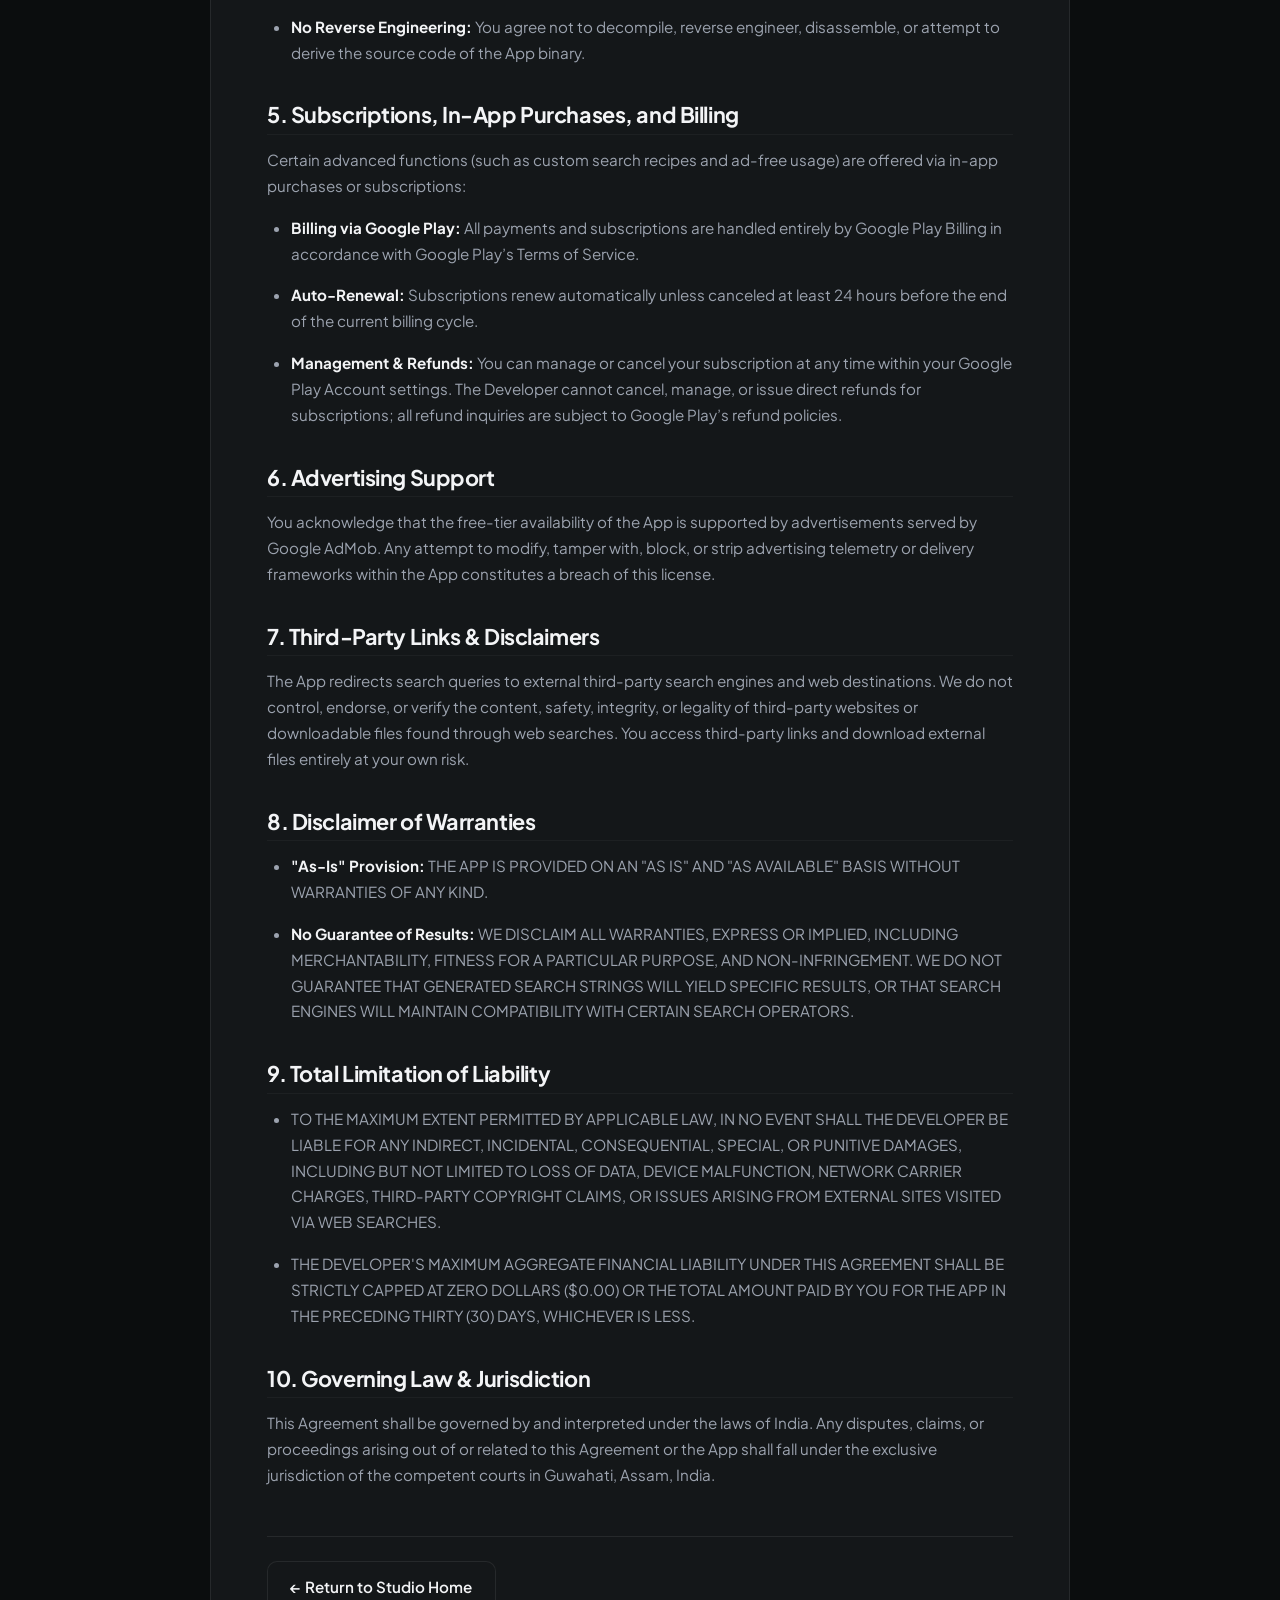
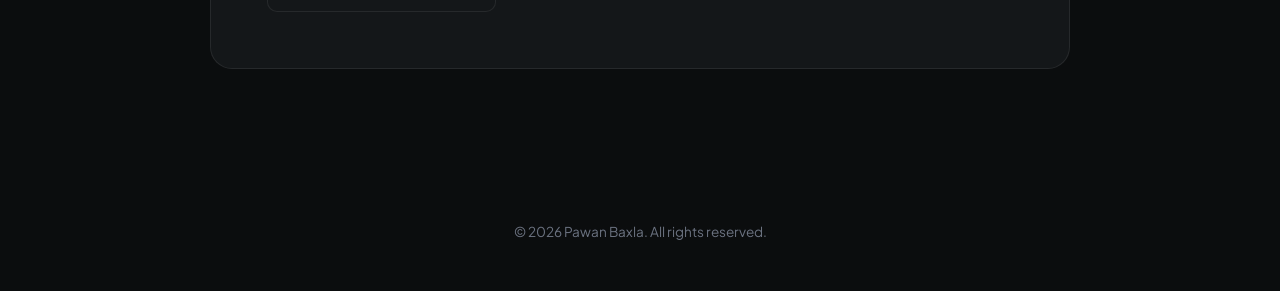
<file: AdvancedSearchTermsOfService.html>
<!DOCTYPE html>
<html lang="en">

<head>
    <meta charset="UTF-8">
    <meta name="viewport" content="width=device-width, initial-scale=1.0">
    <title>Terms of Service | Advanced Search | Pawan Baxla Studio</title>
    <meta name="theme-color" content="#0b0d0e">
    <link rel="icon" type="image/png" href="Advanced Search icon.png">
    <link rel="stylesheet" href="styles.css">
</head>

<body>

    <!-- Header -->
    <header class="site-header">
        <div class="container">
            <div class="nav-wrap">
                <a href="index.html" class="brand-link">
                    <div class="brand-mark">PB</div>
                    <span class="brand-text">Pawan Baxla</span>
                </a>

                <nav class="nav-center">
                    <a href="index.html#apps">Applications</a>
                    <a href="AdvancedSearchPrivacyPolicy.html">Privacy Policy</a>
                    <a href="index.html#contact">Contact</a>
                </nav>

                <div class="nav-right">
                    <a href="index.html" class="btn btn-secondary" style="padding: 0.4rem 0.9rem; font-size: 0.85rem;">
                        <span>&larr; Back to Studio</span>
                    </a>
                </div>
            </div>
        </div>
    </header>

    <main class="container">
        <article class="legal-document-view">
            <div class="legal-back-nav">
                <a href="index.html">&larr; Return to Studio Home</a>
            </div>

            <div class="legal-header">
                <div style="margin-bottom: 0.75rem;">
                    <span class="mono-badge">Advanced Search: Filters, Dork</span>
                </div>
                <h1>Terms of Service</h1>
                <div class="legal-meta">Last Updated: September 16, 2026 · Effective Immediately</div>
            </div>

            <div class="legal-body">
                <p><strong>IMPORTANT:</strong> PLEASE READ THESE TERMS OF SERVICE ("AGREEMENT") CAREFULLY BEFORE
                    DOWNLOADING, INSTALLING, OR USING ADVANCED SEARCH: FILTERS, DORK OR ADVANCED SEARCH (THE "APP").</p>

                <p>This Agreement is a legally binding contract between you (the "End-User") and Pawan Baxla
                    ("Developer", "we", "us", or "our").</p>

                <h2>1. Binding Contract &amp; Acceptance</h2>
                <p>By installing, accessing, or using the App, you explicitly acknowledge that you have read,
                    understood, and consented to all provisions of this Agreement, including the disclaimers of
                    warranties, strict user conduct rules, and total limitations of liability. If you do not agree, do
                    not install or use the App.</p>

                <h2>2. License Grant</h2>
                <ul>
                    <li>We grant you a revocable, personal, non-exclusive, non-transferable, limited license to
                        download, install, and use the App strictly for your personal, non-commercial utility and
                        research purposes.</li>
                    <li>This license applies to compatible devices operating on supported Android versions (Android 8.0
                        through Android 17+).</li>
                </ul>

                <h2>3. Description of Service &amp; Independent Status</h2>
                <ul>
                    <li><strong>Tool Functionality:</strong> The App is an offline-first syntax constructor designed to
                        assist users in building complex, publicly documented search operators (e.g., filetype
                        selectors, domain restrictions, site filters).</li>
                    <li><strong>No Search Engine Affiliation:</strong> The App is an independent utility tool. It is not
                        affiliated with, endorsed by, sponsored by, or associated with Google LLC, Alphabet Inc.,
                        Microsoft Corporation, or any third-party search provider.</li>
                    <li><strong>No Content Hosting:</strong> The App does not crawl, index, host, cache, distribute, or
                        stream any digital files, media, or web documents.</li>
                </ul>

                <h2>4. User Responsibilities &amp; Lawful Usage</h2>
                <p>You agree to use the App strictly in accordance with applicable local, national, and international
                    laws:</p>
                <ul>
                    <li><strong>Copyright &amp; IP Compliance:</strong> You are solely responsible for verifying the
                        copyright, licensing status, and intellectual property permissions of any document, media file,
                        or data you locate on third-party websites. You must not use this tool to discover, download, or
                        distribute pirated, proprietary, or infringing materials.</li>
                    <li><strong>No Network Abuse or Unauthorized Access:</strong> You agree not to use generated search
                        strings to circumvent access controls, probe private systems, access unsecured server
                        directories containing confidential personal data, or violate the terms of service of
                        third-party websites.</li>
                    <li><strong>No Reverse Engineering:</strong> You agree not to decompile, reverse engineer,
                        disassemble, or attempt to derive the source code of the App binary.</li>
                </ul>

                <h2>5. Subscriptions, In-App Purchases, and Billing</h2>
                <p>Certain advanced functions (such as custom search recipes and ad-free usage) are offered via in-app
                    purchases or subscriptions:</p>
                <ul>
                    <li><strong>Billing via Google Play:</strong> All payments and subscriptions are handled entirely by
                        Google Play Billing in accordance with Google Play’s Terms of Service.</li>
                    <li><strong>Auto-Renewal:</strong> Subscriptions renew automatically unless canceled at least 24
                        hours before the end of the current billing cycle.</li>
                    <li><strong>Management &amp; Refunds:</strong> You can manage or cancel your subscription at any
                        time within your Google Play Account settings. The Developer cannot cancel, manage, or issue
                        direct refunds for subscriptions; all refund inquiries are subject to Google Play’s refund
                        policies.</li>
                </ul>

                <h2>6. Advertising Support</h2>
                <p>You acknowledge that the free-tier availability of the App is supported by advertisements served by
                    Google AdMob. Any attempt to modify, tamper with, block, or strip advertising telemetry or delivery
                    frameworks within the App constitutes a breach of this license.</p>

                <h2>7. Third-Party Links &amp; Disclaimers</h2>
                <p>The App redirects search queries to external third-party search engines and web destinations. We do
                    not control, endorse, or verify the content, safety, integrity, or legality of third-party websites
                    or downloadable files found through web searches. You access third-party links and download external
                    files entirely at your own risk.</p>

                <h2>8. Disclaimer of Warranties</h2>
                <ul>
                    <li><strong>"As-Is" Provision:</strong> THE APP IS PROVIDED ON AN "AS IS" AND "AS AVAILABLE" BASIS
                        WITHOUT WARRANTIES OF ANY KIND.</li>
                    <li><strong>No Guarantee of Results:</strong> WE DISCLAIM ALL WARRANTIES, EXPRESS OR IMPLIED,
                        INCLUDING MERCHANTABILITY, FITNESS FOR A PARTICULAR PURPOSE, AND NON-INFRINGEMENT. WE DO NOT
                        GUARANTEE THAT GENERATED SEARCH STRINGS WILL YIELD SPECIFIC RESULTS, OR THAT SEARCH ENGINES WILL
                        MAINTAIN COMPATIBILITY WITH CERTAIN SEARCH OPERATORS.</li>
                </ul>

                <h2>9. Total Limitation of Liability</h2>
                <ul>
                    <li>TO THE MAXIMUM EXTENT PERMITTED BY APPLICABLE LAW, IN NO EVENT SHALL THE DEVELOPER BE LIABLE FOR
                        ANY INDIRECT, INCIDENTAL, CONSEQUENTIAL, SPECIAL, OR PUNITIVE DAMAGES, INCLUDING BUT NOT LIMITED
                        TO LOSS OF DATA, DEVICE MALFUNCTION, NETWORK CARRIER CHARGES, THIRD-PARTY COPYRIGHT CLAIMS, OR
                        ISSUES ARISING FROM EXTERNAL SITES VISITED VIA WEB SEARCHES.</li>
                    <li>THE DEVELOPER'S MAXIMUM AGGREGATE FINANCIAL LIABILITY UNDER THIS AGREEMENT SHALL BE STRICTLY
                        CAPPED AT ZERO DOLLARS ($0.00) OR THE TOTAL AMOUNT PAID BY YOU FOR THE APP IN THE PRECEDING
                        THIRTY (30) DAYS, WHICHEVER IS LESS.</li>
                </ul>

                <h2>10. Governing Law &amp; Jurisdiction</h2>
                <p>This Agreement shall be governed by and interpreted under the laws of India. Any disputes, claims, or
                    proceedings arising out of or related to this Agreement or the App shall fall under the exclusive
                    jurisdiction of the competent courts in Guwahati, Assam, India.</p>
            </div>

            <div style="margin-top: 3rem; padding-top: 1.5rem; border-top: 1px solid var(--border);">
                <a href="index.html" class="btn btn-secondary">&larr; Return to Studio Home</a>
            </div>
        </article>
    </main>

    <footer class="site-footer">
        <div class="container" style="text-align: center; color: var(--text-muted); font-size: 0.85rem;">
            &copy; 2026 Pawan Baxla. All rights reserved.
        </div>
    </footer>

</body>

</html>
</file>
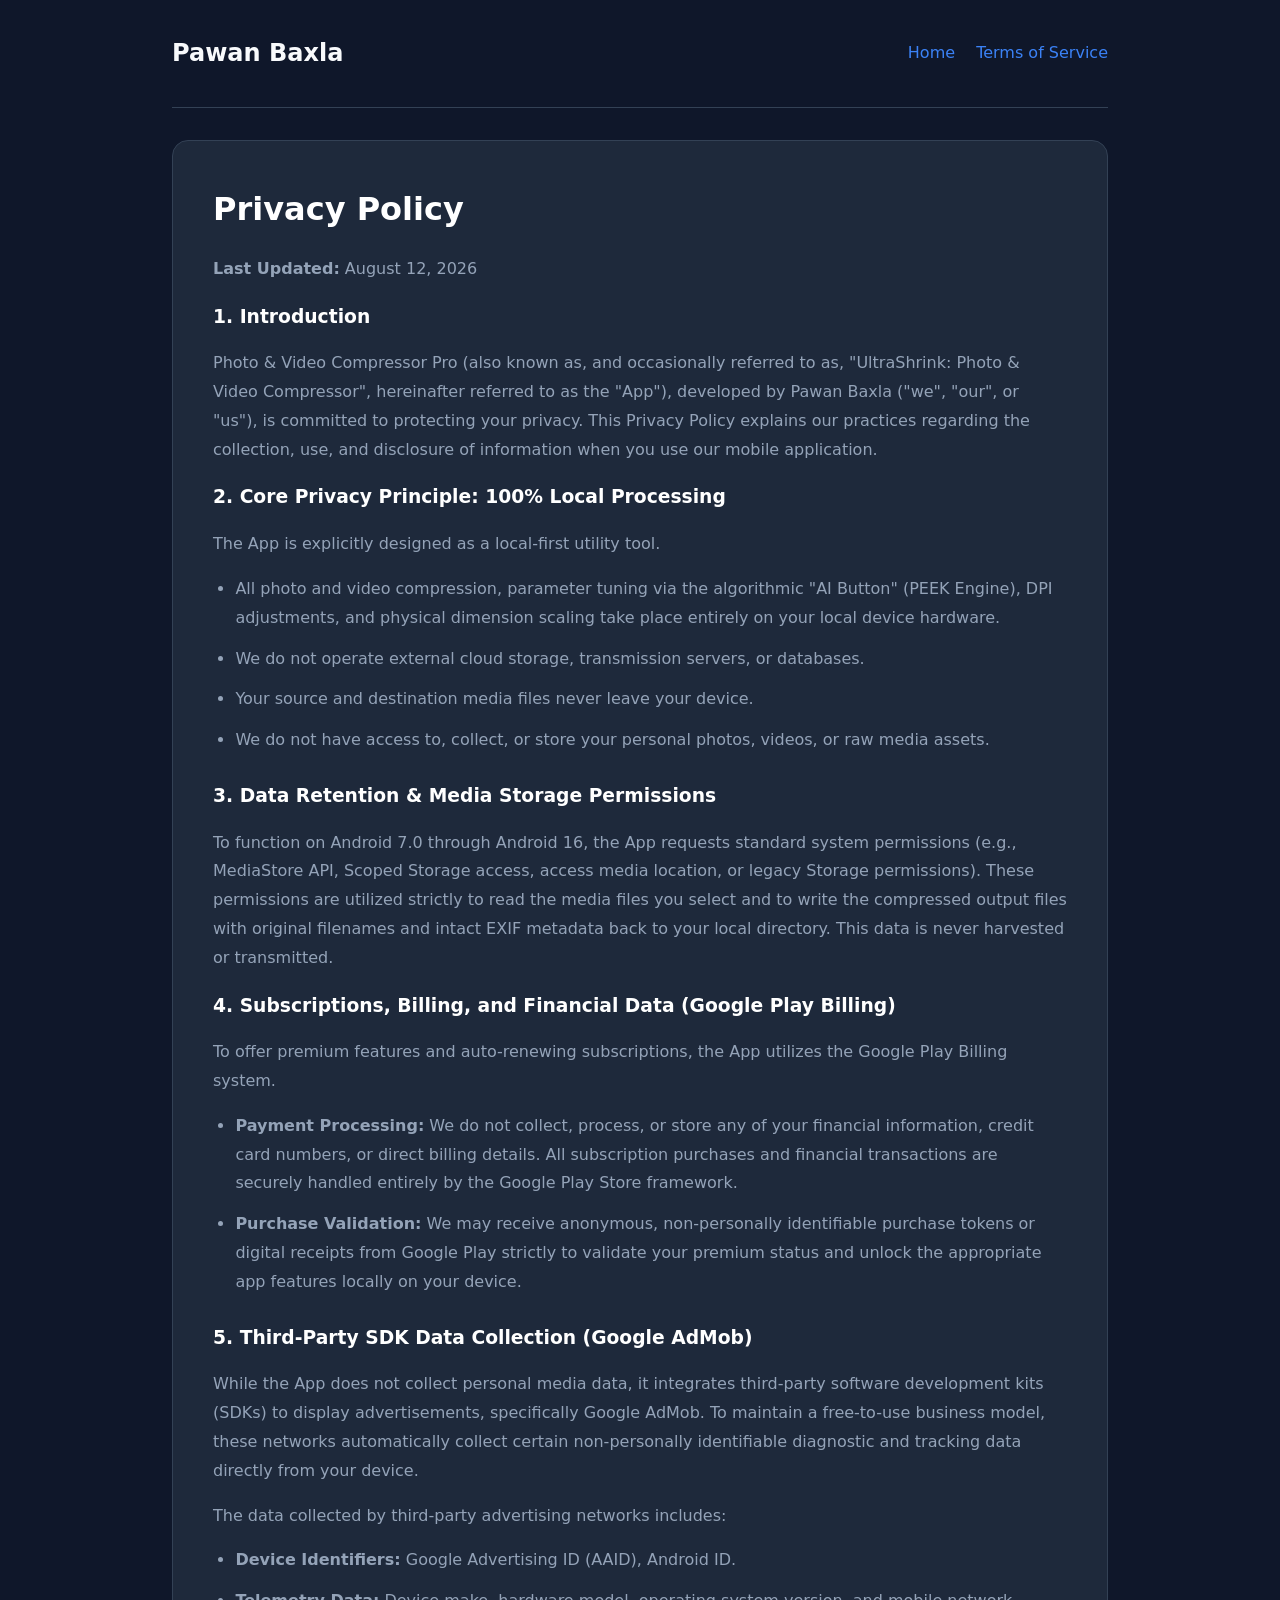
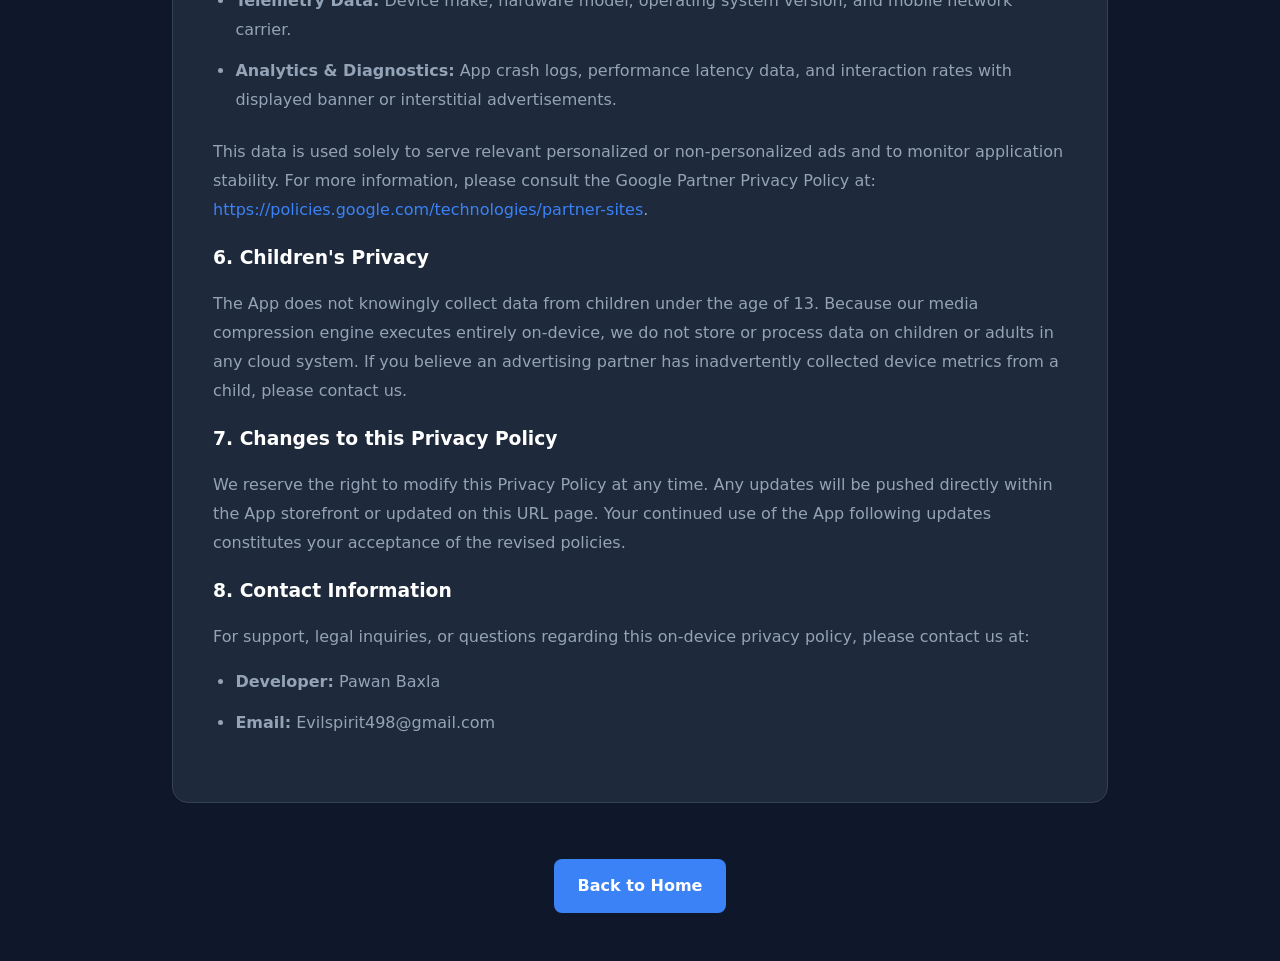
<file: Privacy Policy.html>
<!DOCTYPE html>
<html lang="en">
<head>
    <meta charset="UTF-8">
    <meta name="viewport" content="width=device-width, initial-scale=1.0">
    <title>Privacy Policy | Pawan Baxla</title>
    <style>
        :root {
            --bg-color: #0f172a;
            --surface-color: #1e293b;
            --surface-hover: #334155;
            --primary-color: #3b82f6;
            --text-main: #f8fafc;
            --text-muted: #94a3b8;
            --border-color: #334155;
            --font-family: system-ui, -apple-system, BlinkMacSystemFont, 'Segoe UI', Roboto, sans-serif;
        }

        * {
            margin: 0;
            padding: 0;
            box-sizing: border-box;
        }

        body {
            background-color: var(--bg-color);
            color: var(--text-main);
            font-family: var(--font-family);
            line-height: 1.8;
        }

        .container {
            max-width: 1000px;
            margin: 0 auto;
            padding: 0 2rem 3rem;
        }

        header {
            display: flex;
            justify-content: space-between;
            align-items: center;
            gap: 1rem;
            padding: 2rem 0;
            border-bottom: 1px solid var(--border-color);
            margin-bottom: 2rem;
            flex-wrap: wrap;
        }

        .brand {
            font-size: 1.5rem;
            font-weight: 700;
        }

        .page-nav a {
            margin-left: 1rem;
            font-weight: 500;
            color: var(--primary-color);
        }

        .page-nav a:first-child {
            margin-left: 0;
        }

        a {
            color: var(--primary-color);
            text-decoration: none;
            transition: color 0.2s;
        }

        a:hover {
            color: #60a5fa;
        }

        .content-card {
            background: var(--surface-color);
            border: 1px solid var(--border-color);
            border-radius: 16px;
            padding: 2.5rem;
        }

        h1, h2, h3 {
            color: #ffffff;
            margin-bottom: 1rem;
        }

        h1 {
            font-size: 2rem;
        }

        p {
            color: var(--text-muted);
            margin-bottom: 1rem;
        }

        ul {
            margin: 0.75rem 0 1.5rem 1.4rem;
            color: var(--text-muted);
        }

        li {
            margin-bottom: 0.75rem;
        }

        .btn {
            display: inline-block;
            background: var(--primary-color);
            color: #fff;
            padding: 0.8rem 1.5rem;
            border-radius: 8px;
            font-weight: 600;
            margin-top: 1.5rem;
            transition: background 0.2s;
        }

        .btn:hover {
            background: #2563eb;
        }

        footer {
            text-align: center;
            padding: 2rem 0 0;
            color: var(--text-muted);
        }

        @media (max-width: 768px) {
            header {
                flex-direction: column;
                align-items: flex-start;
            }
        }
    </style>
</head>
<body>

    <div class="container">
        <header>
            <div class="brand">Pawan Baxla</div>
            <nav class="page-nav">
                <a href="index.html">Home</a>
                <a href="TermsOfService.html">Terms of Service</a>
            </nav>
        </header>

        <article class="content-card">
            <h1>Privacy Policy</h1>
            <p><strong>Last Updated:</strong> August 12, 2026</p>

            <h3>1. Introduction</h3>
            <p>Photo & Video Compressor Pro (also known as, and occasionally referred to as, "UltraShrink: Photo & Video Compressor", hereinafter referred to as the "App"), developed by Pawan Baxla ("we", "our", or "us"), is committed to protecting your privacy. This Privacy Policy explains our practices regarding the collection, use, and disclosure of information when you use our mobile application.</p>

            <h3>2. Core Privacy Principle: 100% Local Processing</h3>
            <p>The App is explicitly designed as a local-first utility tool.</p>
            <ul>
                <li>All photo and video compression, parameter tuning via the algorithmic "AI Button" (PEEK Engine), DPI adjustments, and physical dimension scaling take place entirely on your local device hardware.</li>
                <li>We do not operate external cloud storage, transmission servers, or databases.</li>
                <li>Your source and destination media files never leave your device.</li>
                <li>We do not have access to, collect, or store your personal photos, videos, or raw media assets.</li>
            </ul>

            <h3>3. Data Retention & Media Storage Permissions</h3>
            <p>To function on Android 7.0 through Android 16, the App requests standard system permissions (e.g., MediaStore API, Scoped Storage access, access media location, or legacy Storage permissions). These permissions are utilized strictly to read the media files you select and to write the compressed output files with original filenames and intact EXIF metadata back to your local directory. This data is never harvested or transmitted.</p>

            <h3>4. Subscriptions, Billing, and Financial Data (Google Play Billing)</h3>
            <p>To offer premium features and auto-renewing subscriptions, the App utilizes the Google Play Billing system.</p>
            <ul>
                <li><strong>Payment Processing:</strong> We do not collect, process, or store any of your financial information, credit card numbers, or direct billing details. All subscription purchases and financial transactions are securely handled entirely by the Google Play Store framework.</li>
                <li><strong>Purchase Validation:</strong> We may receive anonymous, non-personally identifiable purchase tokens or digital receipts from Google Play strictly to validate your premium status and unlock the appropriate app features locally on your device.</li>
            </ul>

            <h3>5. Third-Party SDK Data Collection (Google AdMob)</h3>
            <p>While the App does not collect personal media data, it integrates third-party software development kits (SDKs) to display advertisements, specifically Google AdMob. To maintain a free-to-use business model, these networks automatically collect certain non-personally identifiable diagnostic and tracking data directly from your device.</p>
            <p>The data collected by third-party advertising networks includes:</p>
            <ul>
                <li><strong>Device Identifiers:</strong> Google Advertising ID (AAID), Android ID.</li>
                <li><strong>Telemetry Data:</strong> Device make, hardware model, operating system version, and mobile network carrier.</li>
                <li><strong>Analytics & Diagnostics:</strong> App crash logs, performance latency data, and interaction rates with displayed banner or interstitial advertisements.</li>
            </ul>
            <p>This data is used solely to serve relevant personalized or non-personalized ads and to monitor application stability. For more information, please consult the Google Partner Privacy Policy at: <a href="https://policies.google.com/technologies/partner-sites" target="_blank">https://policies.google.com/technologies/partner-sites</a>.</p>

            <h3>6. Children's Privacy</h3>
            <p>The App does not knowingly collect data from children under the age of 13. Because our media compression engine executes entirely on-device, we do not store or process data on children or adults in any cloud system. If you believe an advertising partner has inadvertently collected device metrics from a child, please contact us.</p>

            <h3>7. Changes to this Privacy Policy</h3>
            <p>We reserve the right to modify this Privacy Policy at any time. Any updates will be pushed directly within the App storefront or updated on this URL page. Your continued use of the App following updates constitutes your acceptance of the revised policies.</p>

            <h3>8. Contact Information</h3>
            <p>For support, legal inquiries, or questions regarding this on-device privacy policy, please contact us at:</p>
            <ul>
                <li><strong>Developer:</strong> Pawan Baxla</li>
                <li><strong>Email:</strong> Evilspirit498@gmail.com</li>
            </ul>
        </article>

        <footer>
            <a href="index.html" class="btn">Back to Home</a>
        </footer>
    </div>

</body>
</html>
</file>
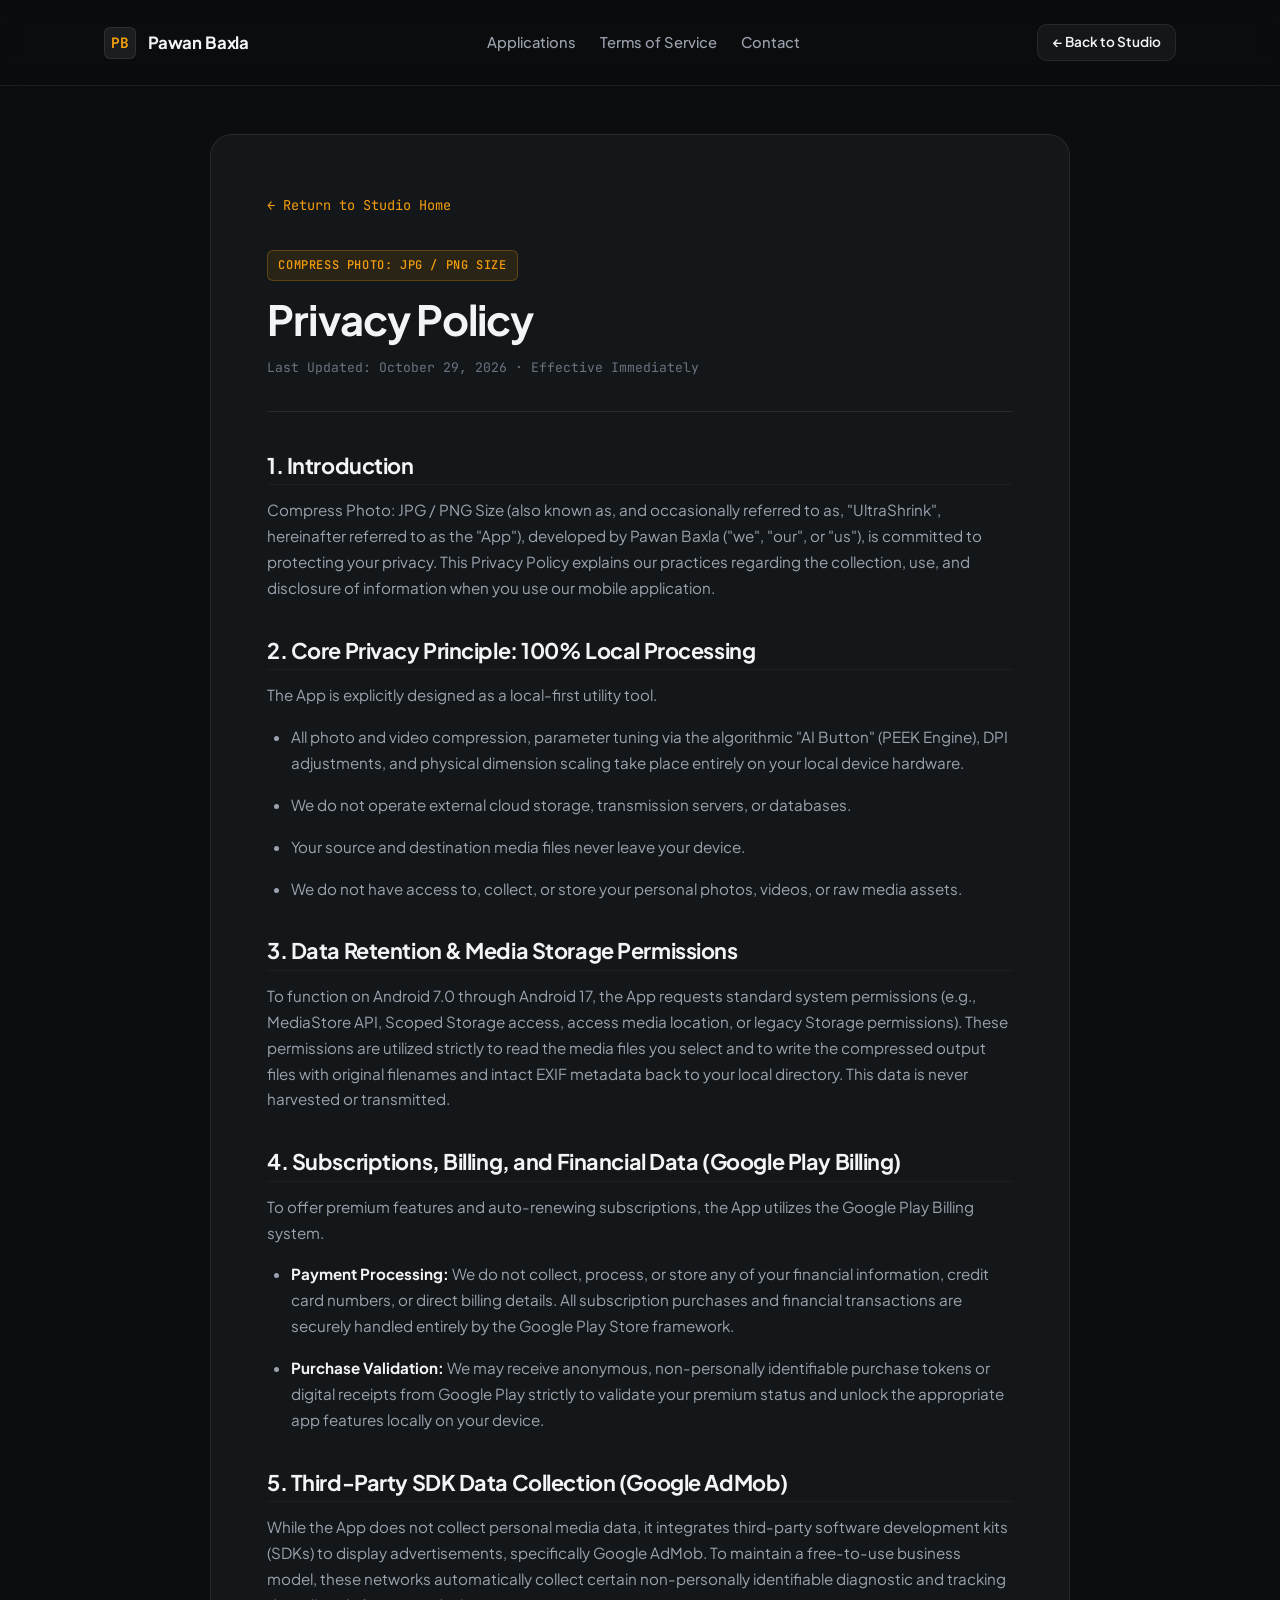
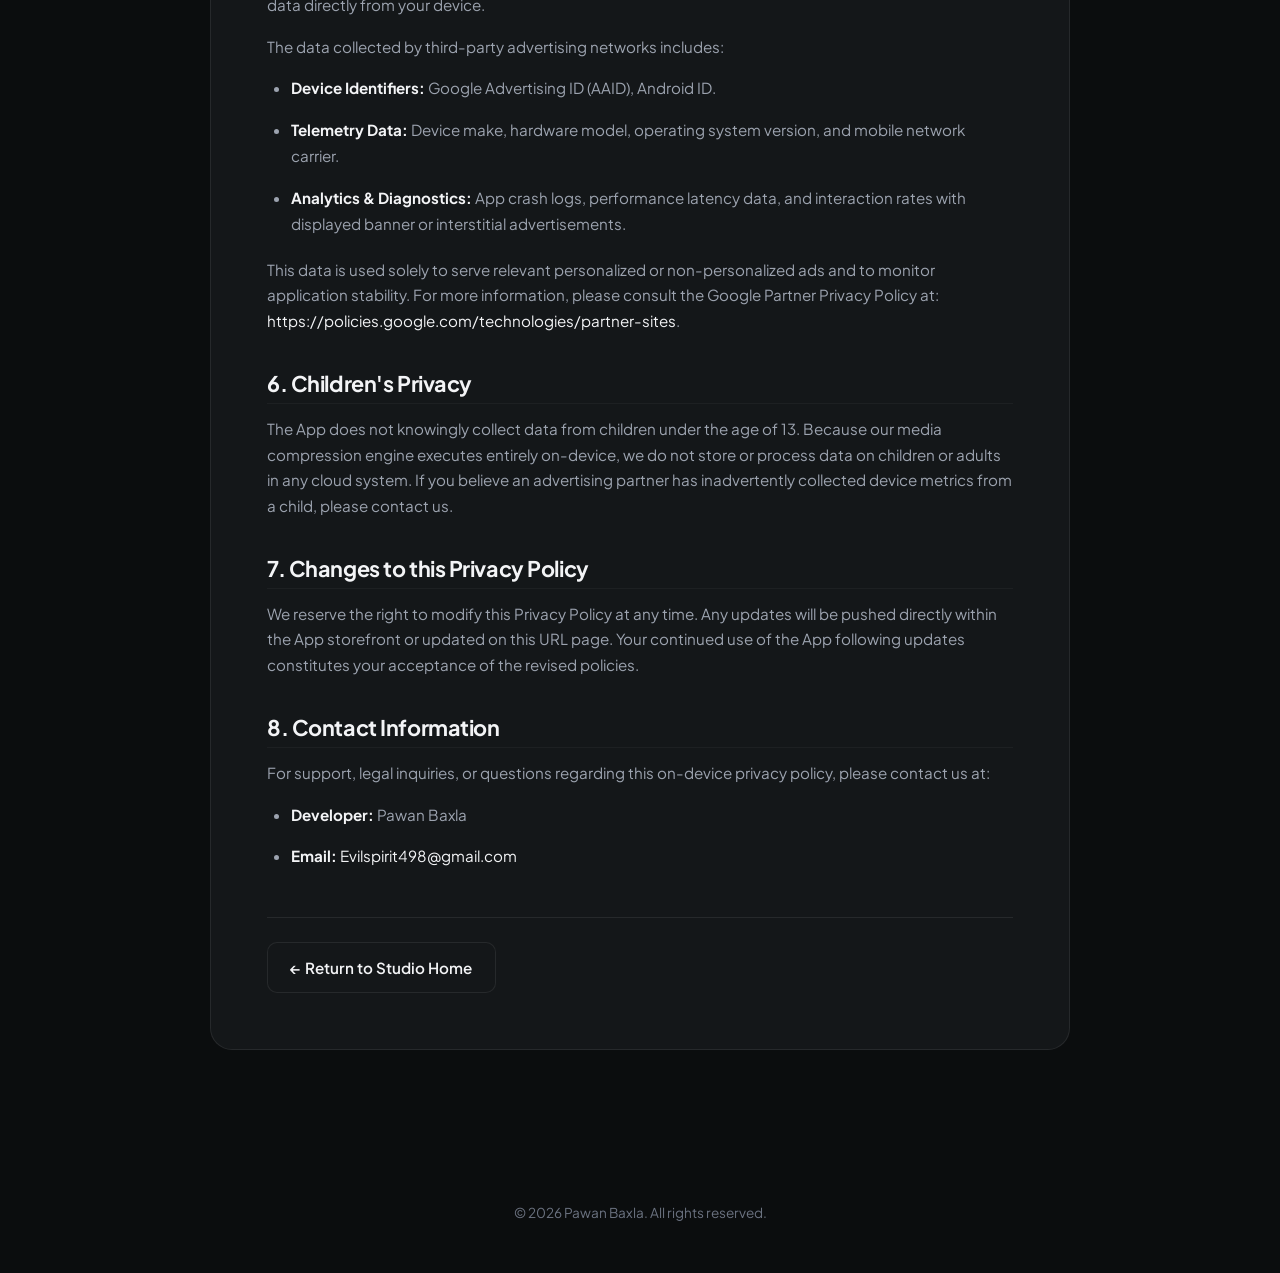
<file: PrivacyPolicy.html>
<!DOCTYPE html>
<html lang="en">

<head>
    <meta charset="UTF-8">
    <meta name="viewport" content="width=device-width, initial-scale=1.0">
    <title>Privacy Policy | Compress Photo: JPG / PNG Size| Pawan Baxla Studio</title>
    <meta name="theme-color" content="#0b0d0e">
    <link rel="icon" type="image/png" href="icon.png">
    <link rel="stylesheet" href="styles.css">
</head>

<body>

    <!-- Header -->
    <header class="site-header">
        <div class="container">
            <div class="nav-wrap">
                <a href="index.html" class="brand-link">
                    <div class="brand-mark">PB</div>
                    <span class="brand-text">Pawan Baxla</span>
                </a>

                <nav class="nav-center">
                    <a href="index.html#apps">Applications</a>
                    <a href="TermsOfService.html">Terms of Service</a>
                    <a href="index.html#contact">Contact</a>
                </nav>

                <div class="nav-right">
                    <a href="index.html" class="btn btn-secondary" style="padding: 0.4rem 0.9rem; font-size: 0.85rem;">
                        <span>&larr; Back to Studio</span>
                    </a>
                </div>
            </div>
        </div>
    </header>

    <main class="container">
        <article class="legal-document-view">
            <div class="legal-back-nav">
                <a href="index.html">&larr; Return to Studio Home</a>
            </div>

            <div class="legal-header">
                <div style="margin-bottom: 0.75rem;">
                    <span class="mono-badge">Compress Photo: JPG / PNG Size </span>
                </div>
                <h1>Privacy Policy</h1>
                <div class="legal-meta">Last Updated: October 29, 2026 · Effective Immediately</div>
            </div>

            <div class="legal-body">
                <h2>1. Introduction</h2>
                <p>Compress Photo: JPG / PNG Size (also known as, and occasionally referred to as, "UltraShrink",
                    hereinafter referred
                    to as the "App"), developed by Pawan Baxla ("we", "our", or "us"), is committed to protecting your
                    privacy. This Privacy Policy explains our practices regarding the collection, use, and disclosure of
                    information when you use our mobile application.</p>

                <h2>2. Core Privacy Principle: 100% Local Processing</h2>
                <p>The App is explicitly designed as a local-first utility tool.</p>
                <ul>
                    <li>All photo and video compression, parameter tuning via the algorithmic "AI Button" (PEEK Engine),
                        DPI adjustments, and physical dimension scaling take place entirely on your local device
                        hardware.</li>
                    <li>We do not operate external cloud storage, transmission servers, or databases.</li>
                    <li>Your source and destination media files never leave your device.</li>
                    <li>We do not have access to, collect, or store your personal photos, videos, or raw media assets.
                    </li>
                </ul>

                <h2>3. Data Retention &amp; Media Storage Permissions</h2>
                <p>To function on Android 7.0 through Android 17, the App requests standard system permissions (e.g.,
                    MediaStore API, Scoped Storage access, access media location, or legacy Storage permissions). These
                    permissions are utilized strictly to read the media files you select and to write the compressed
                    output files with original filenames and intact EXIF metadata back to your local directory. This
                    data is never harvested or transmitted.</p>

                <h2>4. Subscriptions, Billing, and Financial Data (Google Play Billing)</h2>
                <p>To offer premium features and auto-renewing subscriptions, the App utilizes the Google Play Billing
                    system.</p>
                <ul>
                    <li><strong>Payment Processing:</strong> We do not collect, process, or store any of your financial
                        information, credit card numbers, or direct billing details. All subscription purchases and
                        financial transactions are securely handled entirely by the Google Play Store framework.</li>
                    <li><strong>Purchase Validation:</strong> We may receive anonymous, non-personally identifiable
                        purchase tokens or digital receipts from Google Play strictly to validate your premium status
                        and unlock the appropriate app features locally on your device.</li>
                </ul>

                <h2>5. Third-Party SDK Data Collection (Google AdMob)</h2>
                <p>While the App does not collect personal media data, it integrates third-party software development
                    kits (SDKs) to display advertisements, specifically Google AdMob. To maintain a free-to-use business
                    model, these networks automatically collect certain non-personally identifiable diagnostic and
                    tracking data directly from your device.</p>
                <p>The data collected by third-party advertising networks includes:</p>
                <ul>
                    <li><strong>Device Identifiers:</strong> Google Advertising ID (AAID), Android ID.</li>
                    <li><strong>Telemetry Data:</strong> Device make, hardware model, operating system version, and
                        mobile network carrier.</li>
                    <li><strong>Analytics &amp; Diagnostics:</strong> App crash logs, performance latency data, and
                        interaction rates with displayed banner or interstitial advertisements.</li>
                </ul>
                <p>This data is used solely to serve relevant personalized or non-personalized ads and to monitor
                    application stability. For more information, please consult the Google Partner Privacy Policy at: <a
                        href="https://policies.google.com/technologies/partner-sites" target="_blank"
                        rel="noopener noreferrer">https://policies.google.com/technologies/partner-sites</a>.</p>

                <h2>6. Children's Privacy</h2>
                <p>The App does not knowingly collect data from children under the age of 13. Because our media
                    compression engine executes entirely on-device, we do not store or process data on children or
                    adults in any cloud system. If you believe an advertising partner has inadvertently collected device
                    metrics from a child, please contact us.</p>

                <h2>7. Changes to this Privacy Policy</h2>
                <p>We reserve the right to modify this Privacy Policy at any time. Any updates will be pushed directly
                    within the App storefront or updated on this URL page. Your continued use of the App following
                    updates constitutes your acceptance of the revised policies.</p>

                <h2>8. Contact Information</h2>
                <p>For support, legal inquiries, or questions regarding this on-device privacy policy, please contact us
                    at:</p>
                <ul>
                    <li><strong>Developer:</strong> Pawan Baxla</li>
                    <li><strong>Email:</strong> <a href="mailto:Evilspirit498@gmail.com">Evilspirit498@gmail.com</a>
                    </li>
                </ul>
            </div>

            <div style="margin-top: 3rem; padding-top: 1.5rem; border-top: 1px solid var(--border);">
                <a href="index.html" class="btn btn-secondary">&larr; Return to Studio Home</a>
            </div>
        </article>
    </main>

    <footer class="site-footer">
        <div class="container" style="text-align: center; color: var(--text-muted); font-size: 0.85rem;">
            &copy; 2026 Pawan Baxla. All rights reserved.
        </div>
    </footer>

</body>

</html>
</file>
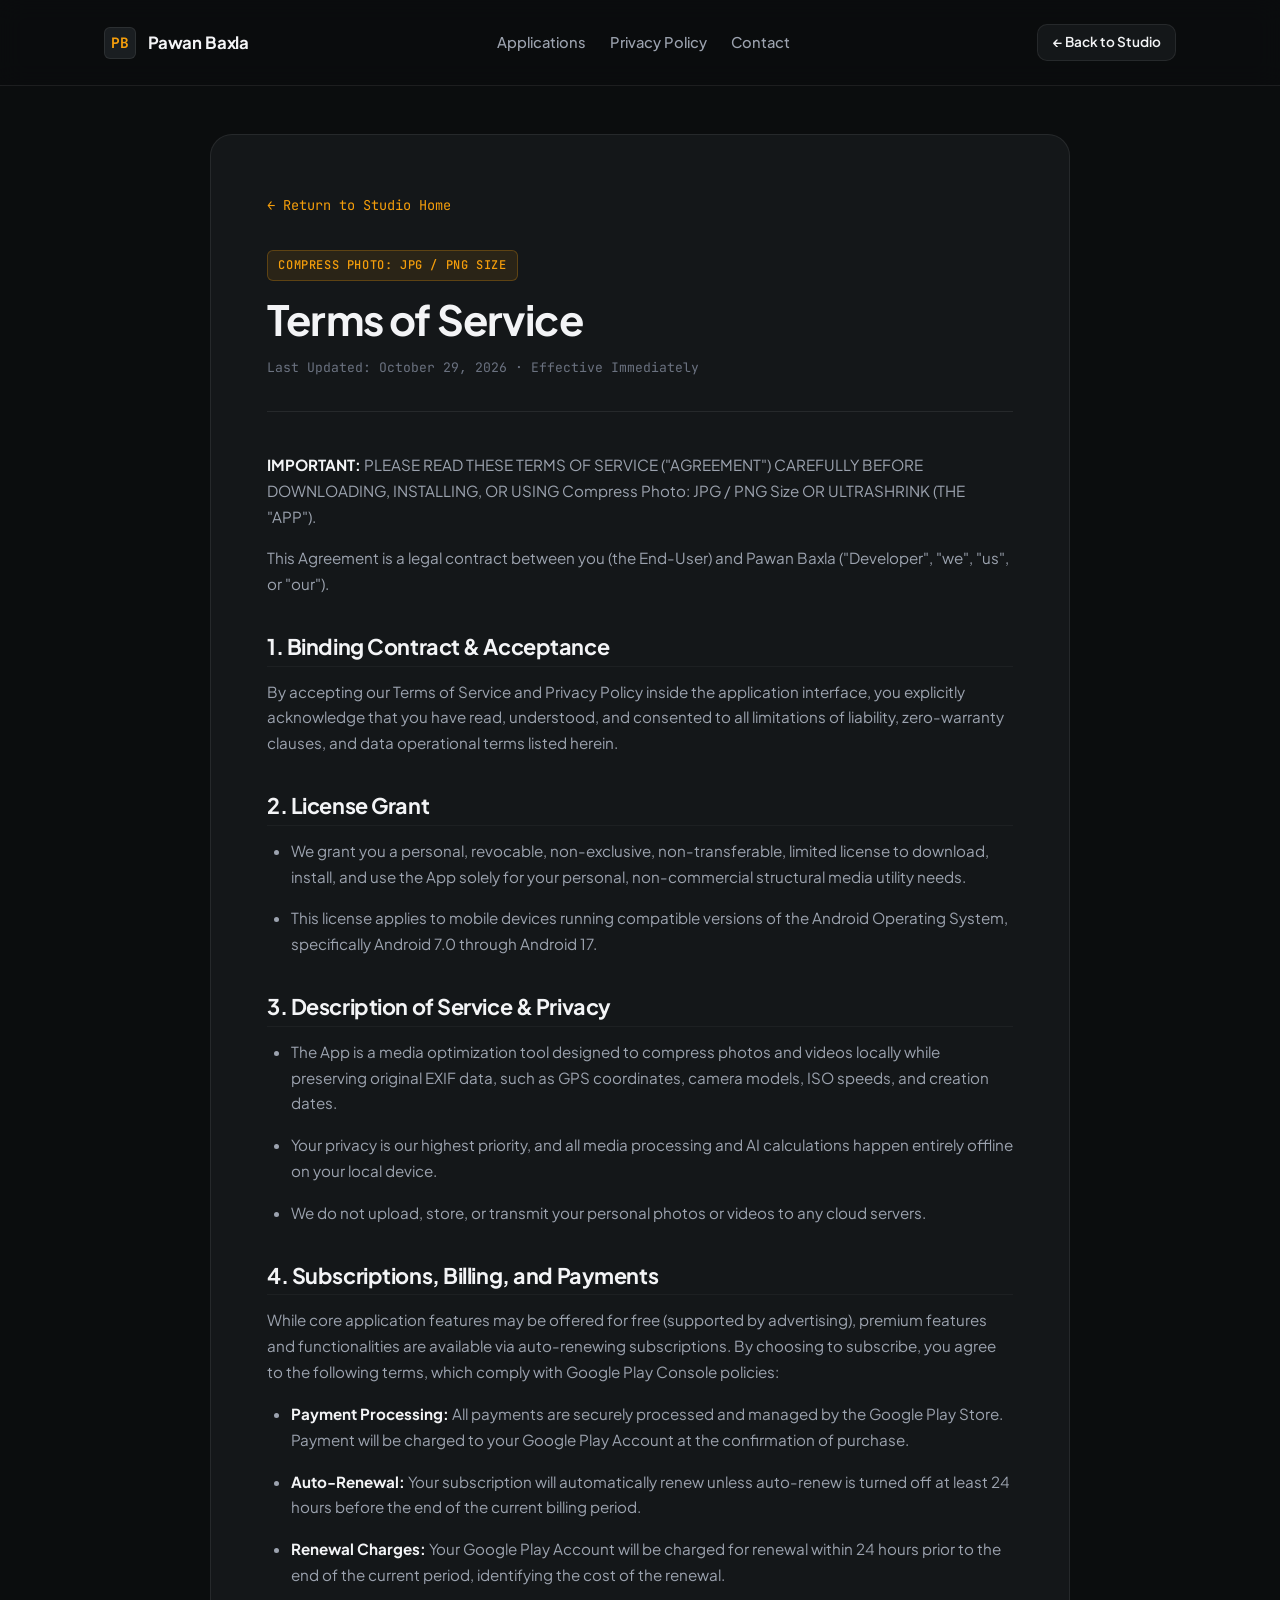
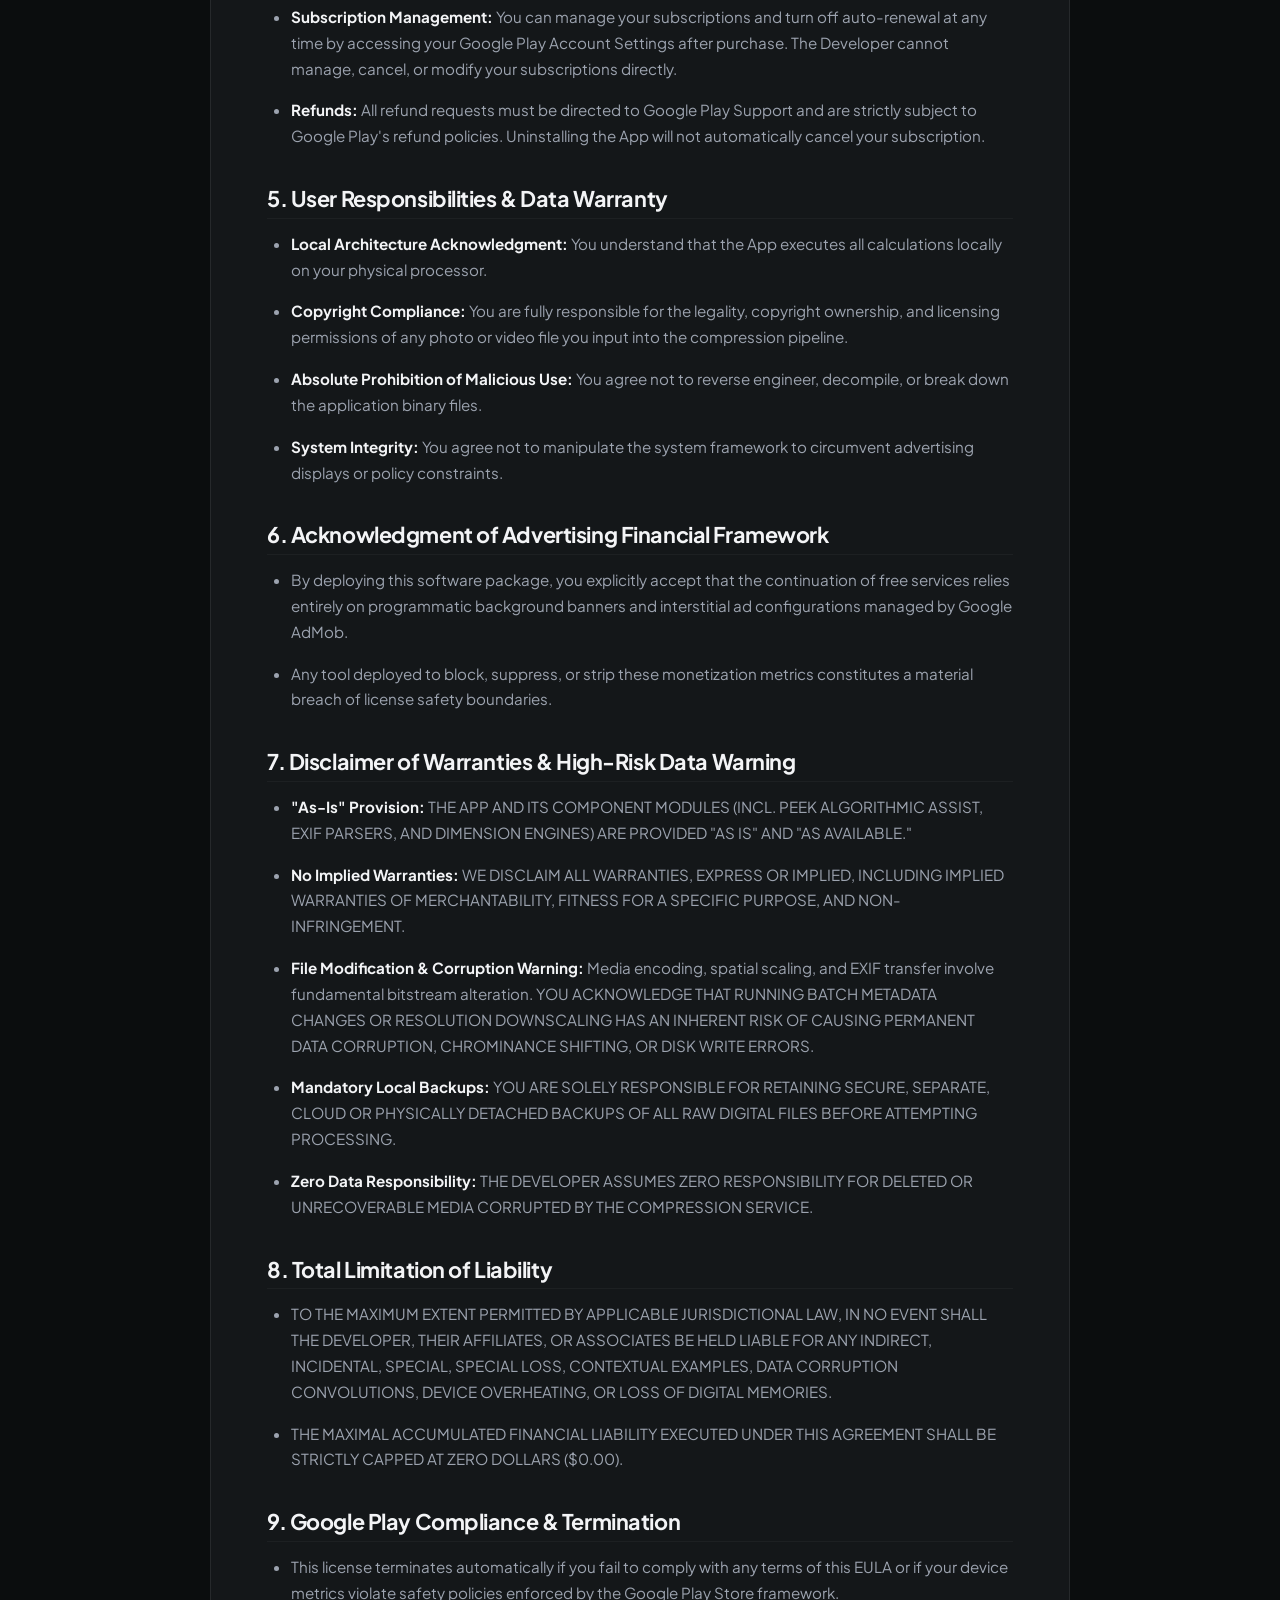
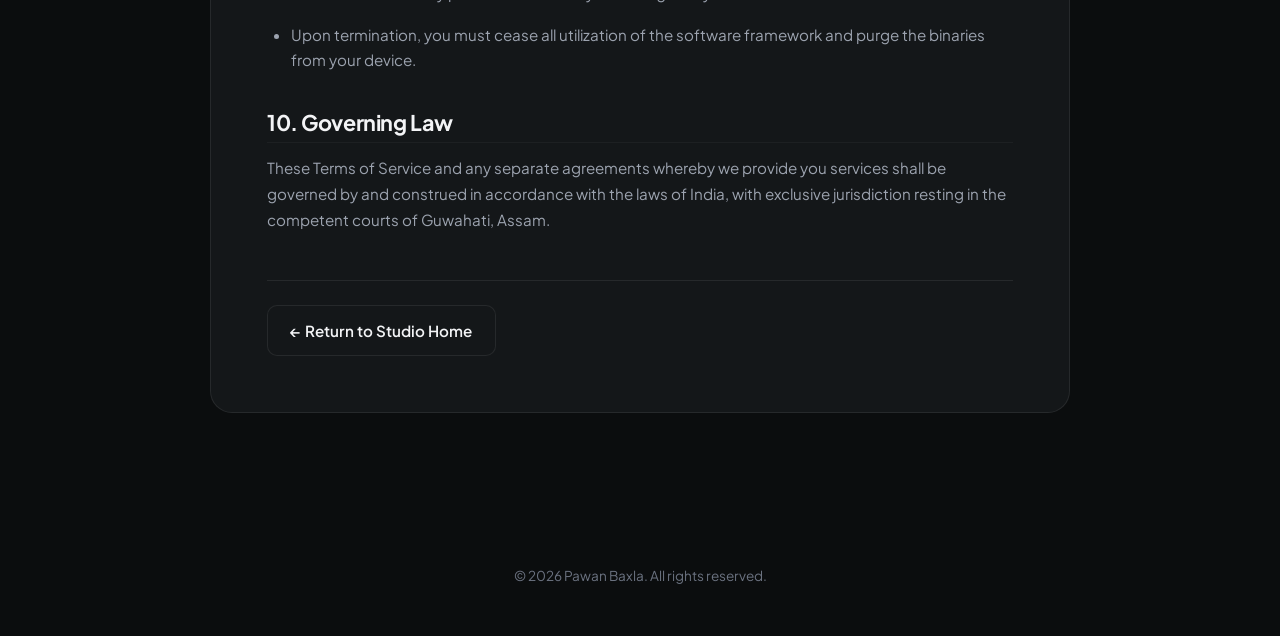
<file: TermsOfService.html>
<!DOCTYPE html>
<html lang="en">

<head>
    <meta charset="UTF-8">
    <meta name="viewport" content="width=device-width, initial-scale=1.0">
    <title>Terms of Service | Compress Photo: JPG / PNG Size | Pawan Baxla Studio</title>
    <meta name="theme-color" content="#0b0d0e">
    <link rel="icon" type="image/png" href="icon.png">
    <link rel="stylesheet" href="styles.css">
</head>

<body>

    <!-- Header -->
    <header class="site-header">
        <div class="container">
            <div class="nav-wrap">
                <a href="index.html" class="brand-link">
                    <div class="brand-mark">PB</div>
                    <span class="brand-text">Pawan Baxla</span>
                </a>

                <nav class="nav-center">
                    <a href="index.html#apps">Applications</a>
                    <a href="PrivacyPolicy.html">Privacy Policy</a>
                    <a href="index.html#contact">Contact</a>
                </nav>

                <div class="nav-right">
                    <a href="index.html" class="btn btn-secondary" style="padding: 0.4rem 0.9rem; font-size: 0.85rem;">
                        <span>&larr; Back to Studio</span>
                    </a>
                </div>
            </div>
        </div>
    </header>

    <main class="container">
        <article class="legal-document-view">
            <div class="legal-back-nav">
                <a href="index.html">&larr; Return to Studio Home</a>
            </div>

            <div class="legal-header">
                <div style="margin-bottom: 0.75rem;">
                    <span class="mono-badge">Compress Photo: JPG / PNG Size </span>
                </div>
                <h1>Terms of Service</h1>
                <div class="legal-meta">Last Updated: October 29, 2026 · Effective Immediately</div>
            </div>

            <div class="legal-body">
                <p><strong>IMPORTANT:</strong> PLEASE READ THESE TERMS OF SERVICE ("AGREEMENT") CAREFULLY BEFORE
                    DOWNLOADING, INSTALLING, OR USING Compress Photo: JPG / PNG Size OR ULTRASHRINK (THE "APP").</p>

                <p>This Agreement is a legal contract between you (the End-User) and Pawan Baxla ("Developer", "we",
                    "us", or "our").</p>

                <h2>1. Binding Contract &amp; Acceptance</h2>
                <p>By accepting our Terms of Service and Privacy Policy inside the application interface, you explicitly
                    acknowledge that you have read, understood, and consented to all limitations of liability,
                    zero-warranty clauses, and data
                    operational terms listed herein.</p>

                <h2>2. License Grant</h2>
                <ul>
                    <li>We grant you a personal, revocable, non-exclusive, non-transferable, limited license to
                        download, install, and use the App solely for your personal, non-commercial structural media
                        utility needs.</li>
                    <li>This license applies to mobile devices running compatible versions of the Android Operating
                        System, specifically Android 7.0 through Android 17.</li>
                </ul>

                <h2>3. Description of Service &amp; Privacy</h2>
                <ul>
                    <li>The App is a media optimization tool designed to compress photos and videos locally while
                        preserving original EXIF data, such as GPS coordinates, camera models, ISO speeds, and creation
                        dates.</li>
                    <li>Your privacy is our highest priority, and all media processing and AI calculations happen
                        entirely offline on your local device.</li>
                    <li>We do not upload, store, or transmit your personal photos or videos to any cloud servers.</li>
                </ul>

                <h2>4. Subscriptions, Billing, and Payments</h2>
                <p>While core application features may be offered for free (supported by advertising), premium features
                    and functionalities are available via auto-renewing subscriptions. By choosing to subscribe, you
                    agree to the following terms, which comply with Google Play Console policies:</p>
                <ul>
                    <li><strong>Payment Processing:</strong> All payments are securely processed and managed by the
                        Google Play Store. Payment will be charged to your Google Play Account at the confirmation of
                        purchase.</li>
                    <li><strong>Auto-Renewal:</strong> Your subscription will automatically renew unless auto-renew is
                        turned off at least 24 hours before the end of the current billing period.</li>
                    <li><strong>Renewal Charges:</strong> Your Google Play Account will be charged for renewal within 24
                        hours prior to the end of the current period, identifying the cost of the renewal.</li>
                    <li><strong>Subscription Management:</strong> You can manage your subscriptions and turn off
                        auto-renewal at any time by accessing your Google Play Account Settings after purchase. The
                        Developer cannot manage, cancel, or modify your subscriptions directly.</li>
                    <li><strong>Refunds:</strong> All refund requests must be directed to Google Play Support and are
                        strictly subject to Google Play's refund policies. Uninstalling the App will not automatically
                        cancel your subscription.</li>
                </ul>

                <h2>5. User Responsibilities &amp; Data Warranty</h2>
                <ul>
                    <li><strong>Local Architecture Acknowledgment:</strong> You understand that the App executes all
                        calculations locally on your physical processor.</li>
                    <li><strong>Copyright Compliance:</strong> You are fully responsible for the legality, copyright
                        ownership, and licensing permissions of any photo or video file you input into the compression
                        pipeline.</li>
                    <li><strong>Absolute Prohibition of Malicious Use:</strong> You agree not to reverse engineer,
                        decompile, or break down the application binary files.</li>
                    <li><strong>System Integrity:</strong> You agree not to manipulate the system framework to
                        circumvent advertising displays or policy constraints.</li>
                </ul>

                <h2>6. Acknowledgment of Advertising Financial Framework</h2>
                <ul>
                    <li>By deploying this software package, you explicitly accept that the continuation of free services
                        relies entirely on programmatic background banners and interstitial ad configurations managed by
                        Google AdMob.</li>
                    <li>Any tool deployed to block, suppress, or strip these monetization metrics constitutes a material
                        breach of license safety boundaries.</li>
                </ul>

                <h2>7. Disclaimer of Warranties &amp; High-Risk Data Warning</h2>
                <ul>
                    <li><strong>"As-Is" Provision:</strong> THE APP AND ITS COMPONENT MODULES (INCL. PEEK ALGORITHMIC
                        ASSIST, EXIF PARSERS, AND DIMENSION ENGINES) ARE PROVIDED "AS IS" AND "AS AVAILABLE."</li>
                    <li><strong>No Implied Warranties:</strong> WE DISCLAIM ALL WARRANTIES, EXPRESS OR IMPLIED,
                        INCLUDING IMPLIED WARRANTIES OF MERCHANTABILITY, FITNESS FOR A SPECIFIC PURPOSE, AND
                        NON-INFRINGEMENT.</li>
                    <li><strong>File Modification &amp; Corruption Warning:</strong> Media encoding, spatial scaling,
                        and EXIF transfer involve fundamental bitstream alteration. YOU ACKNOWLEDGE THAT RUNNING BATCH
                        METADATA CHANGES OR RESOLUTION DOWNSCALING HAS AN INHERENT RISK OF CAUSING PERMANENT DATA
                        CORRUPTION, CHROMINANCE SHIFTING, OR DISK WRITE ERRORS.</li>
                    <li><strong>Mandatory Local Backups:</strong> YOU ARE SOLELY RESPONSIBLE FOR RETAINING SECURE,
                        SEPARATE, CLOUD OR PHYSICALLY DETACHED BACKUPS OF ALL RAW DIGITAL FILES BEFORE ATTEMPTING
                        PROCESSING.</li>
                    <li><strong>Zero Data Responsibility:</strong> THE DEVELOPER ASSUMES ZERO RESPONSIBILITY FOR DELETED
                        OR UNRECOVERABLE MEDIA CORRUPTED BY THE COMPRESSION SERVICE.</li>
                </ul>

                <h2>8. Total Limitation of Liability</h2>
                <ul>
                    <li>TO THE MAXIMUM EXTENT PERMITTED BY APPLICABLE JURISDICTIONAL LAW, IN NO EVENT SHALL THE
                        DEVELOPER, THEIR AFFILIATES, OR ASSOCIATES BE HELD LIABLE FOR ANY INDIRECT, INCIDENTAL, SPECIAL,
                        SPECIAL LOSS, CONTEXTUAL EXAMPLES, DATA CORRUPTION CONVOLUTIONS, DEVICE OVERHEATING, OR LOSS OF
                        DIGITAL MEMORIES.</li>
                    <li>THE MAXIMAL ACCUMULATED FINANCIAL LIABILITY EXECUTED UNDER THIS AGREEMENT SHALL BE STRICTLY
                        CAPPED AT ZERO DOLLARS ($0.00).</li>
                </ul>

                <h2>9. Google Play Compliance &amp; Termination</h2>
                <ul>
                    <li>This license terminates automatically if you fail to comply with any terms of this EULA or if
                        your device metrics violate safety policies enforced by the Google Play Store framework.</li>
                    <li>Upon termination, you must cease all utilization of the software framework and purge the
                        binaries from your device.</li>
                </ul>

                <h2>10. Governing Law</h2>
                <p>These Terms of Service and any separate agreements whereby we provide you services shall be governed
                    by and construed in accordance with the laws of India, with exclusive jurisdiction resting in the
                    competent courts of Guwahati, Assam.</p>
            </div>

            <div style="margin-top: 3rem; padding-top: 1.5rem; border-top: 1px solid var(--border);">
                <a href="index.html" class="btn btn-secondary">&larr; Return to Studio Home</a>
            </div>
        </article>
    </main>

    <footer class="site-footer">
        <div class="container" style="text-align: center; color: var(--text-muted); font-size: 0.85rem;">
            &copy; 2026 Pawan Baxla. All rights reserved.
        </div>
    </footer>

</body>

</html>
</file>
<file: styles.css>
/* ==========================================================================
   Pawan Baxla Studio — Design System Stylesheet
   Precision Obsidian / Industrial Amber Theme
   ========================================================================== */

@import url('https://fonts.googleapis.com/css2?family=JetBrains+Mono:wght@400;500;600&family=Plus+Jakarta+Sans:wght@400;500;600;700&display=swap');

:root {
    --canvas: #0b0d0e;
    --surface: #141719;
    --surface-elevated: #1a1e21;
    --surface-hover: #202428;
    
    --border: rgba(255, 255, 255, 0.08);
    --border-subtle: rgba(255, 255, 255, 0.04);
    --border-hover: rgba(245, 158, 11, 0.35);
    --border-active: #f59e0b;

    --text-primary: #f3f4f6;
    --text-secondary: #9ca3af;
    --text-muted: #6b7280;

    --amber: #f59e0b;
    --amber-hover: #d97706;
    --amber-tint: rgba(245, 158, 11, 0.1);
    --amber-border: rgba(245, 158, 11, 0.25);

    --font-sans: 'Plus Jakarta Sans', -apple-system, BlinkMacSystemFont, 'Segoe UI', Roboto, sans-serif;
    --font-mono: 'JetBrains Mono', ui-monospace, SFMono-Regular, Menlo, Monaco, Consolas, monospace;

    --transition-fast: 0.15s cubic-bezier(0.16, 1, 0.3, 1);
    --transition-base: 0.25s cubic-bezier(0.16, 1, 0.3, 1);

    --container-max: 1120px;
    --radius-sm: 6px;
    --radius-md: 10px;
    --radius-lg: 16px;
    --radius-xl: 22px;
}

/* Reset & Base */
*, *::before, *::after {
    margin: 0;
    padding: 0;
    box-sizing: border-box;
}

html {
    scroll-behavior: smooth;
    background-color: var(--canvas);
    color: var(--text-primary);
    font-family: var(--font-sans);
    -webkit-font-smoothing: antialiased;
    -moz-osx-font-smoothing: grayscale;
}

body {
    background-color: var(--canvas);
    color: var(--text-secondary);
    font-size: 1rem;
    line-height: 1.65;
    min-height: 100vh;
    display: flex;
    flex-direction: column;
    overflow-x: hidden;
}

/* Typography Defaults */
h1, h2, h3, h4, h5, h6 {
    color: var(--text-primary);
    font-family: var(--font-sans);
    font-weight: 700;
    line-height: 1.25;
    letter-spacing: -0.02em;
}

p {
    margin-bottom: 1rem;
}

a {
    color: var(--text-primary);
    text-decoration: none;
    transition: color var(--transition-fast), border-color var(--transition-fast);
}

img {
    max-width: 100%;
    height: auto;
    display: block;
}

/* Layout Utilities */
.container {
    width: 100%;
    max-width: var(--container-max);
    margin: 0 auto;
    padding: 0 1.5rem;
}

/* Monospace Pill Badge */
.mono-badge {
    display: inline-flex;
    align-items: center;
    gap: 0.4rem;
    font-family: var(--font-mono);
    font-size: 0.75rem;
    font-weight: 500;
    text-transform: uppercase;
    letter-spacing: 0.05em;
    padding: 0.3rem 0.65rem;
    border-radius: var(--radius-sm);
    background: var(--amber-tint);
    color: var(--amber);
    border: 1px solid var(--amber-border);
}

.mono-badge-neutral {
    background: rgba(255, 255, 255, 0.04);
    color: var(--text-secondary);
    border: 1px solid var(--border);
}

/* Buttons */
.btn {
    display: inline-flex;
    align-items: center;
    justify-content: center;
    gap: 0.6rem;
    font-family: var(--font-sans);
    font-size: 0.95rem;
    font-weight: 600;
    padding: 0.75rem 1.4rem;
    border-radius: var(--radius-md);
    cursor: pointer;
    transition: all var(--transition-fast);
    border: 1px solid transparent;
    text-align: center;
}

.btn-primary {
    background: var(--amber);
    color: #0b0d0e;
}

.btn-primary:hover {
    background: var(--amber-hover);
    transform: translateY(-1px);
    box-shadow: 0 4px 14px rgba(245, 158, 11, 0.2);
}

.btn-primary:active {
    transform: translateY(0);
}

.btn-secondary {
    background: var(--surface);
    color: var(--text-primary);
    border: 1px solid var(--border);
}

.btn-secondary:hover {
    background: var(--surface-elevated);
    border-color: var(--border-hover);
    transform: translateY(-1px);
}

.btn-secondary:active {
    transform: translateY(0);
}

.btn svg {
    flex-shrink: 0;
}

/* ==========================================================================
   Header & Navigation
   ========================================================================== */
header.site-header {
    padding: 1.5rem 0;
    border-bottom: 1px solid var(--border);
    position: sticky;
    top: 0;
    background: rgba(11, 13, 14, 0.92);
    backdrop-filter: blur(12px);
    -webkit-backdrop-filter: blur(12px);
    z-index: 100;
}

.nav-wrap {
    display: flex;
    justify-content: space-between;
    align-items: center;
    gap: 1.5rem;
}

.brand-link {
    display: flex;
    align-items: center;
    gap: 0.75rem;
}

.brand-mark {
    width: 32px;
    height: 32px;
    background: var(--surface-elevated);
    border: 1px solid var(--border);
    border-radius: var(--radius-sm);
    display: flex;
    align-items: center;
    justify-content: center;
    color: var(--amber);
    font-family: var(--font-mono);
    font-weight: 700;
    font-size: 0.9rem;
}

.brand-text {
    font-size: 1.05rem;
    font-weight: 700;
    letter-spacing: -0.01em;
    color: var(--text-primary);
}


.nav-center {
    display: flex;
    align-items: center;
    gap: 1.5rem;
}

.nav-center a {
    color: var(--text-secondary);
    font-size: 0.92rem;
    font-weight: 500;
    padding: 0.35rem 0;
    position: relative;
}

.nav-center a:hover {
    color: var(--text-primary);
}

.nav-right {
    display: flex;
    align-items: center;
    gap: 1rem;
}


/* ==========================================================================
   Hero Section
   ========================================================================== */
.hero-section {
    padding: 5rem 0 3.5rem;
    border-bottom: 1px solid var(--border-subtle);
}

.hero-content {
    max-width: 820px;
}


.hero-title {
    font-size: clamp(2.4rem, 5vw, 3.6rem);
    font-weight: 700;
    letter-spacing: -0.03em;
    line-height: 1.15;
    margin-bottom: 1.5rem;
    color: #ffffff;
}

.hero-title .highlight {
    color: var(--amber);
}

.hero-desc {
    font-size: clamp(1.1rem, 2vw, 1.25rem);
    color: var(--text-secondary);
    line-height: 1.6;
    margin-bottom: 2.25rem;
    max-width: 700px;
}

.hero-actions {
    display: flex;
    flex-wrap: wrap;
    align-items: center;
    gap: 1rem;
}

/* ==========================================================================
   Craft Principles Strip
   ========================================================================== */
.principles-section {
    padding: 3rem 0;
    border-bottom: 1px solid var(--border);
}

.principles-grid {
    display: grid;
    grid-template-columns: repeat(3, 1fr);
    gap: 1.5rem;
}

.principle-card {
    background: var(--surface);
    border: 1px solid var(--border);
    border-radius: var(--radius-lg);
    padding: 1.75rem;
    transition: border-color var(--transition-base), transform var(--transition-base);
}

.principle-card:hover {
    border-color: var(--border-hover);
    transform: translateY(-2px);
}

.principle-icon-wrap {
    width: 40px;
    height: 40px;
    background: var(--surface-elevated);
    border: 1px solid var(--border);
    border-radius: var(--radius-sm);
    display: flex;
    align-items: center;
    justify-content: center;
    color: var(--amber);
    margin-bottom: 1.25rem;
}

.principle-title {
    font-size: 1.1rem;
    margin-bottom: 0.5rem;
}

.principle-desc {
    font-size: 0.92rem;
    color: var(--text-muted);
    margin-bottom: 0;
    line-height: 1.55;
}

/* ==========================================================================
   Section Headers
   ========================================================================== */
.section-header {
    margin-bottom: 2.5rem;
}


.section-title {
    font-size: clamp(1.8rem, 3.5vw, 2.4rem);
    letter-spacing: -0.02em;
}

/* ==========================================================================
   App Showcase Specsheet (Asymmetric Layout)
   ========================================================================== */
.apps-section {
    padding: 4.5rem 0;
}

.app-specsheet {
    background: var(--surface);
    border: 1px solid var(--border);
    border-radius: var(--radius-xl);
    overflow: hidden;
    margin-bottom: 3.5rem;
    display: grid;
    grid-template-columns: 380px 1fr;
    transition: border-color var(--transition-base);
}

.app-specsheet:hover {
    border-color: var(--border-hover);
}

/* Left Column: Identity & Store Action */
.app-meta-col {
    padding: 2.75rem;
    background: rgba(255, 255, 255, 0.015);
    border-right: 1px solid var(--border);
    display: flex;
    flex-direction: column;
    justify-content: space-between;
}

.app-identity {
    margin-bottom: 2rem;
}

.app-icon-wrap {
    width: 88px;
    height: 88px;
    background: var(--surface-elevated);
    border: 1px solid var(--border);
    border-radius: var(--radius-xl);
    padding: 10px;
    box-shadow: 0 8px 24px rgba(0, 0, 0, 0.4);
    margin-bottom: 1.5rem;
    display: flex;
    align-items: center;
    justify-content: center;
}

.app-icon-wrap img {
    width: 100%;
    height: 100%;
    object-fit: cover;
    border-radius: var(--radius-lg);
}

.app-title {
    font-size: 1.7rem;
    font-weight: 700;
    margin-bottom: 0.5rem;
}

.app-tagline {
    font-size: 1rem;
    color: var(--text-secondary);
    line-height: 1.5;
    margin-bottom: 1.25rem;
}

.app-tags-row {
    display: flex;
    flex-wrap: wrap;
    gap: 0.45rem;
    margin-bottom: 1.5rem;
}

.app-narrative {
    font-size: 0.92rem;
    color: var(--text-muted);
    line-height: 1.6;
    margin-bottom: 1.5rem;
}

.app-col-actions {
    margin-top: auto;
    padding-top: 1.5rem;
    border-top: 1px solid var(--border-subtle);
}

.app-col-actions .btn {
    width: 100%;
    margin-bottom: 1rem;
}

.app-legal-row {
    display: flex;
    align-items: center;
    justify-content: center;
    gap: 0.75rem;
    font-size: 0.82rem;
    font-family: var(--font-mono);
}

.app-legal-row a {
    color: var(--text-muted);
    transition: color var(--transition-fast);
}

.app-legal-row a:hover {
    color: var(--amber);
}

.app-legal-row span {
    color: var(--border);
}

/* Right Column: Technical Specification Breakdown */
.app-specs-col {
    padding: 2.75rem;
    display: flex;
    flex-direction: column;
}

.specs-header {
    display: flex;
    align-items: center;
    justify-content: space-between;
    padding-bottom: 1.25rem;
    margin-bottom: 1.5rem;
    border-bottom: 1px solid var(--border);
}

.specs-header h3 {
    font-size: 1.05rem;
    font-weight: 600;
    text-transform: uppercase;
    letter-spacing: 0.05em;
    font-family: var(--font-mono);
    color: var(--text-primary);
}

.specs-grid {
    display: grid;
    grid-template-columns: repeat(2, 1fr);
    gap: 1.5rem 2rem;
}

.spec-item {
    display: flex;
    gap: 1rem;
    align-items: flex-start;
}

.spec-icon {
    width: 36px;
    height: 36px;
    flex-shrink: 0;
    border-radius: var(--radius-sm);
    background: var(--surface-elevated);
    border: 1px solid var(--border);
    display: flex;
    align-items: center;
    justify-content: center;
    color: var(--amber);
}

.spec-content h4 {
    font-size: 0.98rem;
    font-weight: 600;
    margin-bottom: 0.35rem;
    color: var(--text-primary);
}

.spec-content p {
    font-size: 0.88rem;
    color: var(--text-secondary);
    line-height: 1.5;
    margin-bottom: 0;
}

/* ==========================================================================
   Studio Manifesto Section
   ========================================================================== */
.manifesto-section {
    padding: 4rem 0;
    border-top: 1px solid var(--border);
    border-bottom: 1px solid var(--border);
}

.manifesto-box {
    background: var(--surface);
    border: 1px solid var(--border);
    border-radius: var(--radius-xl);
    padding: clamp(2rem, 5vw, 3.5rem);
    position: relative;
}


.manifesto-title {
    font-size: clamp(1.6rem, 3.5vw, 2.2rem);
    margin-bottom: 1.5rem;
    line-height: 1.25;
}

.manifesto-body {
    max-width: 800px;
    font-size: 1.05rem;
    color: var(--text-secondary);
    line-height: 1.7;
}

.manifesto-body p:last-child {
    margin-bottom: 0;
}

.maker-signature {
    margin-top: 2rem;
    padding-top: 1.5rem;
    border-top: 1px solid var(--border-subtle);
    display: flex;
    align-items: center;
    gap: 1rem;
}

.maker-avatar {
    width: 44px;
    height: 44px;
    border-radius: 50%;
    background: var(--surface-elevated);
    border: 1px solid var(--amber-border);
    display: flex;
    align-items: center;
    justify-content: center;
    font-family: var(--font-mono);
    font-weight: 700;
    color: var(--amber);
}

.maker-info {
    font-size: 0.9rem;
}

.maker-name {
    font-weight: 700;
    color: var(--text-primary);
}

.maker-role {
    color: var(--text-muted);
    font-family: var(--font-mono);
    font-size: 0.78rem;
}

/* ==========================================================================
   Footer
   ========================================================================== */
footer.site-footer {
    padding: 4.5rem 0 3rem;
    background: var(--canvas);
    margin-top: auto;
}

.footer-top {
    display: flex;
    justify-content: space-between;
    align-items: flex-start;
    gap: 2.5rem;
    padding-bottom: 3rem;
    border-bottom: 1px solid var(--border);
    flex-wrap: wrap;
}

.footer-brand {
    max-width: 360px;
}

.footer-brand .brand-link {
    margin-bottom: 1rem;
}

.footer-brand p {
    font-size: 0.9rem;
    color: var(--text-muted);
    line-height: 1.6;
}

.footer-links-group {
    display: flex;
    gap: 3.5rem;
    flex-wrap: wrap;
}

.footer-col h4 {
    font-size: 0.82rem;
    font-family: var(--font-mono);
    text-transform: uppercase;
    letter-spacing: 0.08em;
    color: var(--text-primary);
    margin-bottom: 1.25rem;
}

.footer-col ul {
    list-style: none;
}

.footer-col li {
    margin-bottom: 0.75rem;
}

.footer-col a {
    font-size: 0.9rem;
    color: var(--text-secondary);
    transition: color var(--transition-fast);
}

.footer-col a:hover {
    color: var(--amber);
}

.footer-bottom {
    display: flex;
    justify-content: space-between;
    align-items: center;
    gap: 1.5rem;
    padding-top: 2rem;
    font-size: 0.85rem;
    color: var(--text-muted);
    flex-wrap: wrap;
}

/* Legal Page Document Styles */
.legal-document-view {
    max-width: 860px;
    margin: 3rem auto 5rem;
    background: var(--surface);
    border: 1px solid var(--border);
    border-radius: var(--radius-xl);
    padding: clamp(2rem, 5vw, 3.5rem);
}

.legal-back-nav {
    margin-bottom: 2rem;
}

.legal-back-nav a {
    display: inline-flex;
    align-items: center;
    gap: 0.5rem;
    font-family: var(--font-mono);
    font-size: 0.85rem;
    color: var(--amber);
}

.legal-back-nav a:hover {
    text-decoration: underline;
}

.legal-header {
    border-bottom: 1px solid var(--border);
    padding-bottom: 2rem;
    margin-bottom: 2.5rem;
}

.legal-header h1 {
    font-size: clamp(2rem, 4vw, 2.6rem);
    margin-bottom: 0.75rem;
}

.legal-meta {
    font-family: var(--font-mono);
    font-size: 0.82rem;
    color: var(--text-muted);
}

.legal-body h2 {
    font-size: 1.35rem;
    margin-top: 2.25rem;
    margin-bottom: 0.75rem;
    padding-bottom: 0.35rem;
    border-bottom: 1px solid var(--border-subtle);
    color: var(--text-primary);
}

.legal-body h3 {
    font-size: 1.1rem;
    margin-top: 1.5rem;
    margin-bottom: 0.5rem;
}

.legal-body p, .legal-body li {
    font-size: 0.95rem;
    line-height: 1.7;
    color: var(--text-secondary);
    margin-bottom: 1rem;
}

.legal-body ul, .legal-body ol {
    margin-left: 1.5rem;
    margin-bottom: 1.25rem;
}

.legal-body strong {
    color: var(--text-primary);
}

/* ==========================================================================
   Responsive Adaptations
   ========================================================================== */
@media (max-width: 992px) {
    .app-specsheet {
        grid-template-columns: 1fr;
    }

    .app-meta-col {
        border-right: none;
        border-bottom: 1px solid var(--border);
        padding: 2.25rem;
    }

    .app-specs-col {
        padding: 2.25rem;
    }

    .principles-grid {
        grid-template-columns: 1fr;
    }
}

@media (max-width: 768px) {
    header.site-header {
        padding: 1.2rem 0;
    }

    .nav-wrap {
        flex-direction: column;
        align-items: flex-start;
        gap: 1rem;
    }

    .nav-right {
        width: 100%;
        justify-content: space-between;
    }

    .specs-grid {
        grid-template-columns: 1fr;
    }

    .hero-section {
        padding: 3.5rem 0 2.5rem;
    }

    .footer-top {
        flex-direction: column;
        gap: 2rem;
    }

    .footer-links-group {
        gap: 2rem;
        width: 100%;
        justify-content: space-between;
    }
}
</file>
